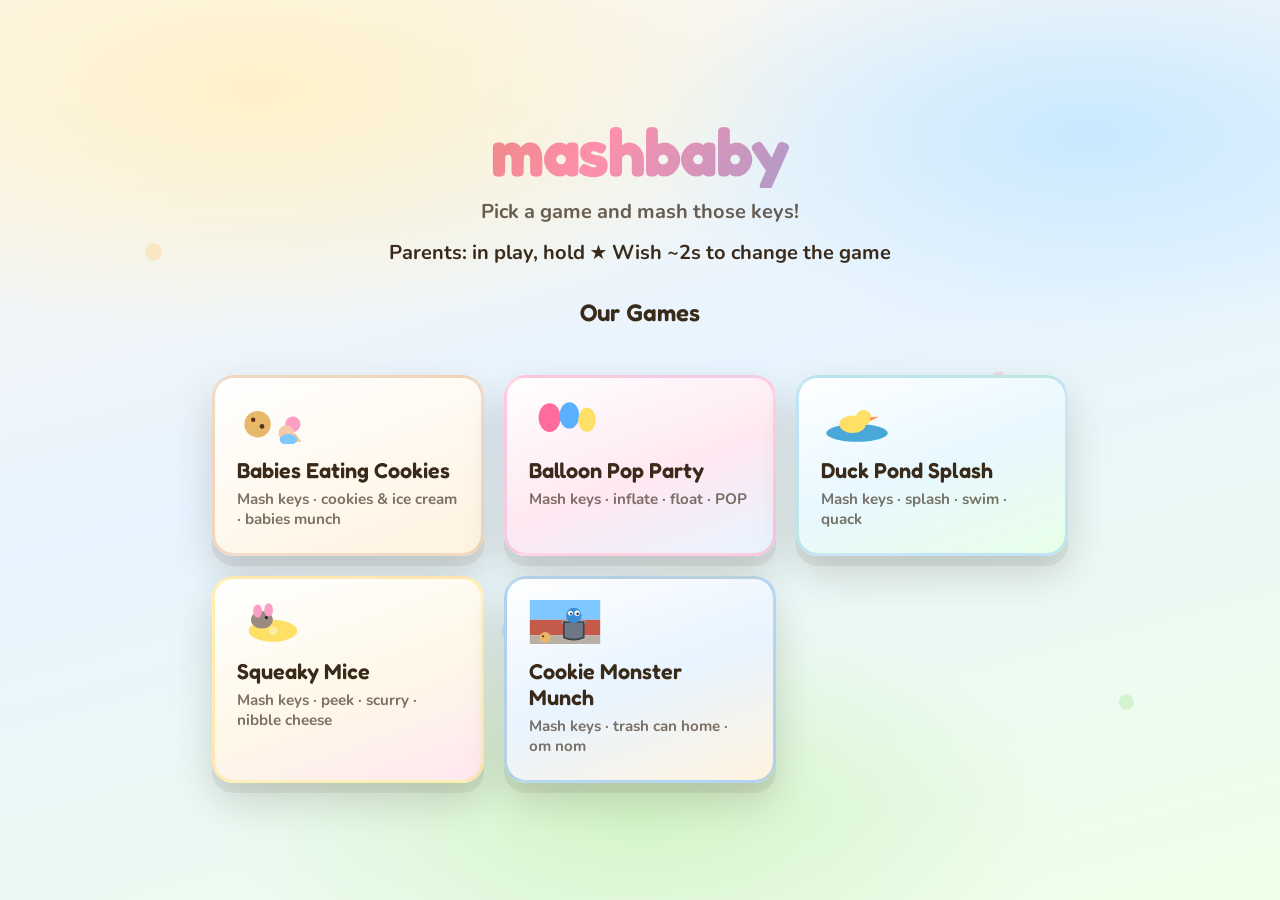
<file: index.html>
<!DOCTYPE html>
<html lang="en">
<head>
  <meta charset="UTF-8" />
  <meta name="viewport" content="width=device-width, initial-scale=1.0" />
  <title>mashbaby</title>
  <link rel="preconnect" href="https://fonts.googleapis.com" />
  <link rel="preconnect" href="https://fonts.gstatic.com" crossorigin />
  <link href="https://fonts.googleapis.com/css2?family=Nunito:wght@700;800;900&family=Fredoka:wght@500;600;700&display=swap" rel="stylesheet" />
  <link rel="stylesheet" href="styles.css" />
</head>
<body class="dashboard">
  <div class="dash-bg" aria-hidden="true"></div>
  <main class="dash-main">
    <header class="dash-header">
      <h1 class="brand">mashbaby</h1>
      <p class="tagline">Pick a game and mash those keys!</p>
      <p class="tagline tagline--studio">Parents: in play, hold ★ Wish ~2s to change the game</p>
    </header>
    <section id="our-games" class="our-games" hidden>
      <h2 class="our-games__title">Our Games</h2>
      <nav class="game-grid our-games__grid" id="our-games-grid" aria-label="Our saved games"></nav>
    </section>
    <nav class="game-grid" aria-label="Games">
      <a class="game-btn game-btn--cookies" href="engine/play.html?spec=../specs/babies-eating-cookies.json">
        <span class="game-btn__art" aria-hidden="true">
          <svg viewBox="0 0 64 40" width="72" height="44" aria-hidden="true">
            <circle cx="18" cy="22" r="12" fill="#e8b86a"/>
            <circle cx="14" cy="18" r="2" fill="#5a3018"/>
            <circle cx="22" cy="24" r="2.2" fill="#5a3018"/>
            <path d="M52 30 L46 38 L58 38 Z" fill="#f2c78a"/>
            <circle cx="50" cy="22" r="7" fill="#ff9ec5"/>
            <circle cx="44" cy="30" r="7" fill="#f7c9a8"/>
            <ellipse cx="46" cy="36" rx="8" ry="5" fill="#7ec8ff"/>
          </svg>
        </span>
        <span class="game-btn__title">Babies Eating Cookies</span>
        <span class="game-btn__hint">Mash keys · cookies & ice cream · babies munch</span>
      </a>
      <a class="game-btn game-btn--balloons" href="engine/play.html?spec=../specs/balloon-pop-party.json">
        <span class="game-btn__art" aria-hidden="true">
          <svg viewBox="0 0 64 40" width="72" height="44" aria-hidden="true">
            <ellipse cx="18" cy="16" rx="10" ry="13" fill="#ff6b9d"/>
            <ellipse cx="36" cy="14" rx="9" ry="12" fill="#5ab0ff"/>
            <ellipse cx="52" cy="18" rx="8" ry="11" fill="#ffe066"/>
          </svg>
        </span>
        <span class="game-btn__title">Balloon Pop Party</span>
        <span class="game-btn__hint">Mash keys · inflate · float · POP</span>
      </a>
      <a class="game-btn game-btn--ducks" href="engine/play.html?spec=../specs/duck-pond-splash.json">
        <span class="game-btn__art" aria-hidden="true">
          <svg viewBox="0 0 64 40" width="72" height="44" aria-hidden="true">
            <ellipse cx="32" cy="30" rx="28" ry="8" fill="#4aa8d8"/>
            <ellipse cx="28" cy="22" rx="12" ry="8" fill="#ffe066"/>
            <circle cx="38" cy="16" r="7" fill="#ffe066"/>
            <path d="M44 16 L52 15 L44 19 Z" fill="#ff8a3a"/>
          </svg>
        </span>
        <span class="game-btn__title">Duck Pond Splash</span>
        <span class="game-btn__hint">Mash keys · splash · swim · quack</span>
      </a>
      <a class="game-btn game-btn--mice" href="engine/play.html?spec=../specs/squeaky-mice.json">
        <span class="game-btn__art" aria-hidden="true">
          <svg viewBox="0 0 64 40" width="72" height="44" aria-hidden="true">
            <ellipse cx="32" cy="28" rx="22" ry="10" fill="#ffe066"/>
            <circle cx="32" cy="28" r="4" fill="#fff6c8" opacity="0.6"/>
            <ellipse cx="22" cy="18" rx="10" ry="8" fill="#9a8a82"/>
            <circle cx="26" cy="16" r="1.5" fill="#2a2a2a"/>
            <ellipse cx="18" cy="10" rx="4" ry="6" fill="#ff9ec5"/>
            <ellipse cx="28" cy="9" rx="4" ry="6" fill="#ff9ec5"/>
          </svg>
        </span>
        <span class="game-btn__title">Squeaky Mice</span>
        <span class="game-btn__hint">Mash keys · peek · scurry · nibble cheese</span>
      </a>
      <a class="game-btn game-btn--monster" href="engine/play.html?spec=../specs/cookie-monster-munch.json">
        <span class="game-btn__art" aria-hidden="true">
          <svg viewBox="0 0 64 40" width="72" height="44" aria-hidden="true">
            <rect x="0" y="0" width="64" height="18" fill="#7ec8ff"/>
            <rect x="0" y="18" width="64" height="14" fill="#c45a4a"/>
            <rect x="0" y="32" width="64" height="8" fill="#b8b0a4"/>
            <ellipse cx="40" cy="20" rx="11" ry="4" fill="#9aa3ad"/>
            <path d="M31 20 L31 34 Q40 38 49 34 L49 20 Z" fill="#6e7884" stroke="#3a424a" stroke-width="1.5"/>
            <circle cx="40" cy="14" r="7" fill="#3a8fd4"/>
            <circle cx="37" cy="12" r="2.2" fill="#fff"/>
            <circle cx="43" cy="12" r="2.4" fill="#fff"/>
            <circle cx="37.5" cy="12.5" r="1" fill="#2a2a2a"/>
            <circle cx="43.5" cy="12.5" r="1.1" fill="#2a2a2a"/>
            <circle cx="14" cy="34" r="5" fill="#e8b86a"/>
            <circle cx="12" cy="33" r="1" fill="#5a3018"/>
          </svg>
        </span>
        <span class="game-btn__title">Cookie Monster Munch</span>
        <span class="game-btn__hint">Mash keys · trash can home · om nom</span>
      </a>
    </nav>
  </main>
  <script>
    (function () {
      "use strict";

      var SAVED_GAMES_KEY = "mash:savedGames";
      var REMOVE_HOLD_MS = 1000;

      function readSaved() {
        try {
          var raw = localStorage.getItem(SAVED_GAMES_KEY);
          var list = raw ? JSON.parse(raw) : [];
          return Array.isArray(list) ? list : [];
        } catch (_) {
          return [];
        }
      }

      function writeSaved(list) {
        try {
          localStorage.setItem(SAVED_GAMES_KEY, JSON.stringify(list));
        } catch (_) {
          /* ignore */
        }
      }

      function relativeDate(ts) {
        var days = Math.floor((Date.now() - ts) / 86400000);
        if (days < 1) return "made today";
        if (days === 1) return "made yesterday";
        return "made " + days + " days ago";
      }

      function renderShelf() {
        var section = document.getElementById("our-games");
        var grid = document.getElementById("our-games-grid");
        if (!section || !grid) return;
        var games = readSaved();
        grid.innerHTML = "";
        if (!games.length) {
          section.hidden = true;
          return;
        }
        section.hidden = false;
        games.forEach(function (game) {
          var tile = document.createElement("a");
          tile.className = "game-btn game-btn--saved";
          tile.href = "/g/" + encodeURIComponent(game.slug);
          tile.innerHTML =
            '<span class="game-btn__art saved-game__art" aria-hidden="true">★</span>' +
            '<span class="game-btn__title"></span>' +
            '<span class="game-btn__hint saved-game__when"></span>';
          tile.querySelector(".game-btn__title").textContent = game.title || "Our game";
          tile.querySelector(".saved-game__when").textContent = relativeDate(game.savedAt || Date.now());

          var removeBtn = document.createElement("button");
          removeBtn.type = "button";
          removeBtn.className = "saved-game__remove";
          removeBtn.setAttribute("aria-label", "Hold about a second to remove from shelf");
          removeBtn.textContent = "×";

          var holdStart = null;
          var holdRaf = null;

          function cancelHold() {
            holdStart = null;
            if (holdRaf != null) {
              cancelAnimationFrame(holdRaf);
              holdRaf = null;
            }
            removeBtn.classList.remove("is-holding", "is-ready");
          }

          removeBtn.addEventListener("pointerdown", function (e) {
            e.preventDefault();
            e.stopPropagation();
            if (e.pointerId != null && removeBtn.setPointerCapture) {
              try {
                removeBtn.setPointerCapture(e.pointerId);
              } catch (_) {
                /* ignore */
              }
            }
            if (holdStart != null) return;
            holdStart = performance.now();
            removeBtn.classList.add("is-holding");
            var tick = function () {
              if (holdStart == null) return;
              var t = (performance.now() - holdStart) / REMOVE_HOLD_MS;
              if (t >= 1) {
                holdStart = null;
                holdRaf = null;
                removeBtn.classList.remove("is-holding");
                removeBtn.classList.add("is-ready");
                var next = readSaved().filter(function (item) {
                  return item.slug !== game.slug;
                });
                writeSaved(next);
                renderShelf();
                return;
              }
              holdRaf = requestAnimationFrame(tick);
            };
            holdRaf = requestAnimationFrame(tick);
          });

          removeBtn.addEventListener("pointerup", function (e) {
            e.stopPropagation();
            cancelHold();
          });
          removeBtn.addEventListener("pointercancel", cancelHold);
          removeBtn.addEventListener("lostpointercapture", cancelHold);
          removeBtn.addEventListener("click", function (e) {
            e.preventDefault();
            e.stopPropagation();
          });

          tile.appendChild(removeBtn);
          grid.appendChild(tile);
        });
      }

      renderShelf();
    })();
  </script>
</body>
</html>
</file>
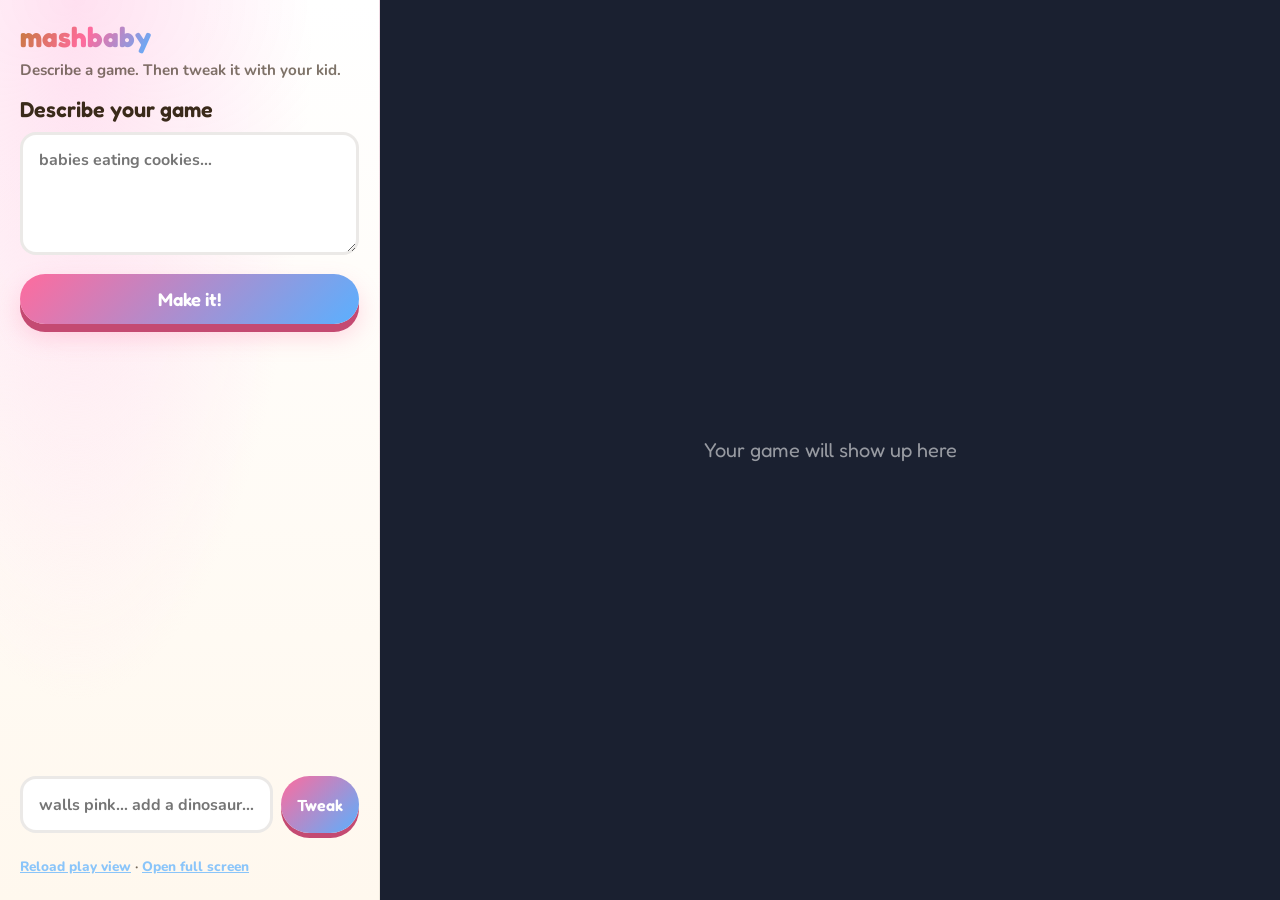
<file: studio/index.html>
<!DOCTYPE html>
<html lang="en">
<head>
  <meta charset="UTF-8" />
  <meta name="viewport" content="width=device-width, initial-scale=1.0" />
  <title>Describe your game · mashbaby</title>
  <link rel="preconnect" href="https://fonts.googleapis.com" />
  <link rel="preconnect" href="https://fonts.gstatic.com" crossorigin />
  <link href="https://fonts.googleapis.com/css2?family=Fredoka:wght@500;600;700&family=Nunito:wght@700;800&display=swap" rel="stylesheet" />
  <link rel="stylesheet" href="/studio/studio.css" />
</head>
<body>
  <div class="studio">
    <aside class="panel">
      <header class="panel__header">
        <a class="logo" href="/">mashbaby</a>
        <p class="panel__sub">Describe a game. Then tweak it with your kid.</p>
      </header>

      <div id="landing" class="landing">
        <label class="prompt-label" for="prompt">Describe your game</label>
        <textarea id="prompt" class="prompt" rows="4" placeholder="babies eating cookies…"></textarea>
        <button id="create-btn" class="btn" type="button">Make it!</button>
      </div>

      <div id="chat" class="chat" hidden>
        <div id="messages" class="messages" aria-live="polite"></div>
        <form id="tweak-form" class="tweak-form">
          <input id="tweak" class="tweak-input" type="text" placeholder="walls pink… add a dinosaur… birds flying…" autocomplete="off" />
          <button class="btn btn--small" type="submit">Tweak</button>
        </form>
        <p id="usage" class="usage"></p>
        <p class="hint-row">
          <button id="replay-btn" class="linkish" type="button">Reload play view</button>
          ·
          <a id="play-link" href="#" target="_blank" rel="noopener">Open full screen</a>
        </p>
      </div>
    </aside>

    <section class="stage-wrap">
      <div id="empty-stage" class="empty-stage">
        <p>Your game will show up here</p>
      </div>
      <iframe id="play-frame" class="play-frame" title="Game preview" hidden></iframe>
    </section>
  </div>
  <script src="/studio/studio.js"></script>
</body>
</html>
</file>
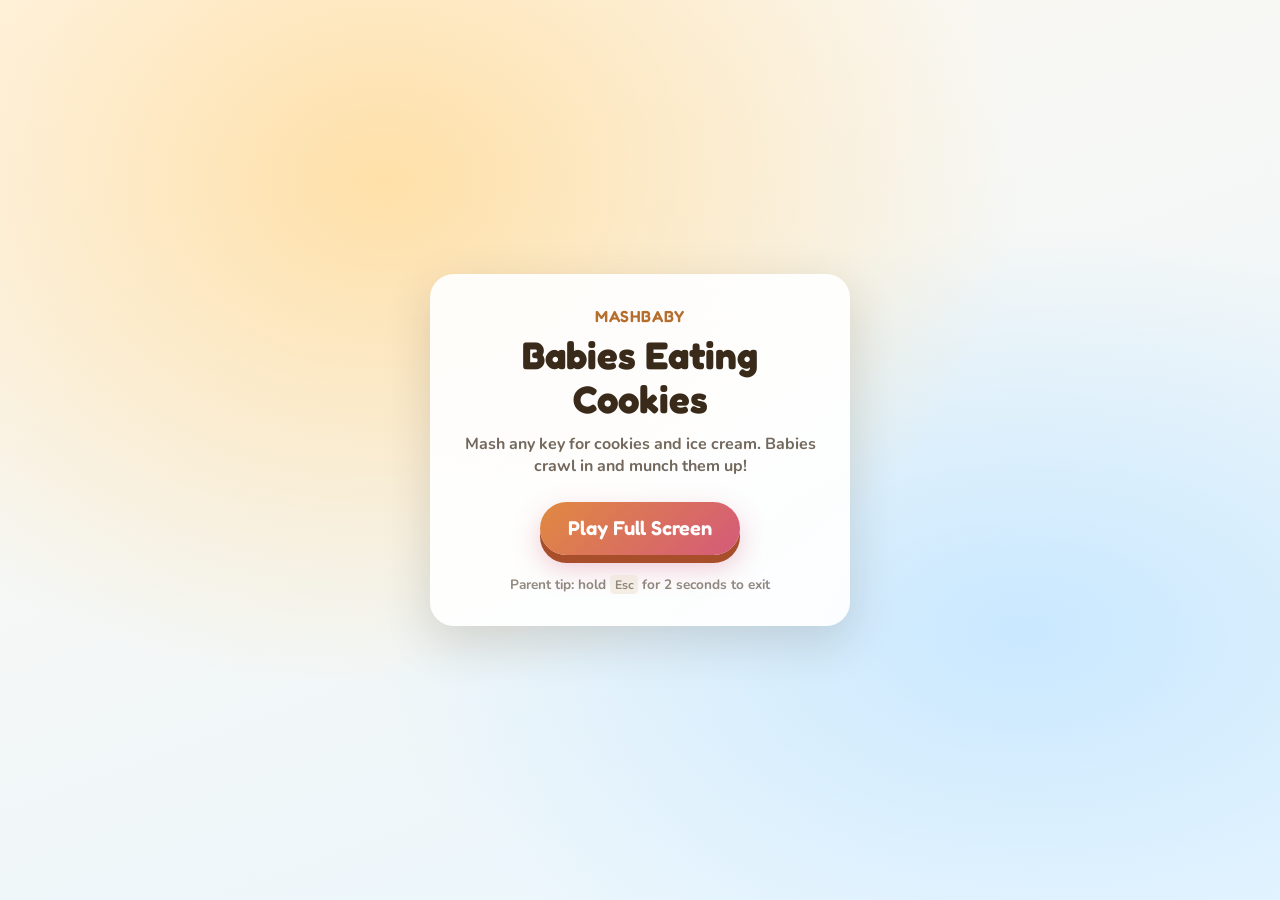
<file: games/babies-eating-cookies/index.html>
<!DOCTYPE html>
<html lang="en">
<head>
  <meta charset="UTF-8" />
  <meta name="viewport" content="width=device-width, initial-scale=1.0, maximum-scale=1.0, user-scalable=no" />
  <title>Babies Eating Cookies · mashbaby</title>
  <link rel="preconnect" href="https://fonts.googleapis.com" />
  <link rel="preconnect" href="https://fonts.gstatic.com" crossorigin />
  <link href="https://fonts.googleapis.com/css2?family=Fredoka:wght@500;600;700&family=Nunito:wght@700;800&display=swap" rel="stylesheet" />
  <link rel="stylesheet" href="game.css" />
</head>
<body>
  <div id="start-gate" class="gate">
    <div class="gate__card">
      <p class="gate__brand">mashbaby</p>
      <h1 class="gate__title">Babies Eating Cookies</h1>
      <p class="gate__copy">Mash any key for cookies and ice cream. Babies crawl in and munch them up!</p>
      <button id="start-btn" class="gate__btn" type="button">Play Full Screen</button>
      <p class="gate__parent">Parent tip: hold <kbd>Esc</kbd> for 2 seconds to exit</p>
    </div>
  </div>

  <div id="game-root" class="game" hidden>
    <div class="walls" aria-hidden="true"></div>
    <div class="kitchen" aria-hidden="true">
      <div class="shelf"></div>
      <div class="oven">
        <div class="oven__window"></div>
        <div class="oven__knob oven__knob--l"></div>
        <div class="oven__knob oven__knob--r"></div>
        <div class="oven__handle"></div>
      </div>
      <div class="freezer">
        <div class="freezer__door"></div>
        <div class="freezer__handle"></div>
        <div class="freezer__label">ICE</div>
      </div>
      <div class="floor"></div>
      <div class="pan" id="cookie-pan"></div>
    </div>

    <div id="stage" class="stage" aria-live="polite"></div>

    <div class="hud">
      <p class="hud__hint" id="hint">Mash any key!</p>
      <button id="exit-btn" class="hud__exit" type="button" title="Hold Esc to exit">Exit</button>
    </div>
  </div>

  <script src="sounds.js"></script>
  <script src="game.js"></script>
</body>
</html>
</file>
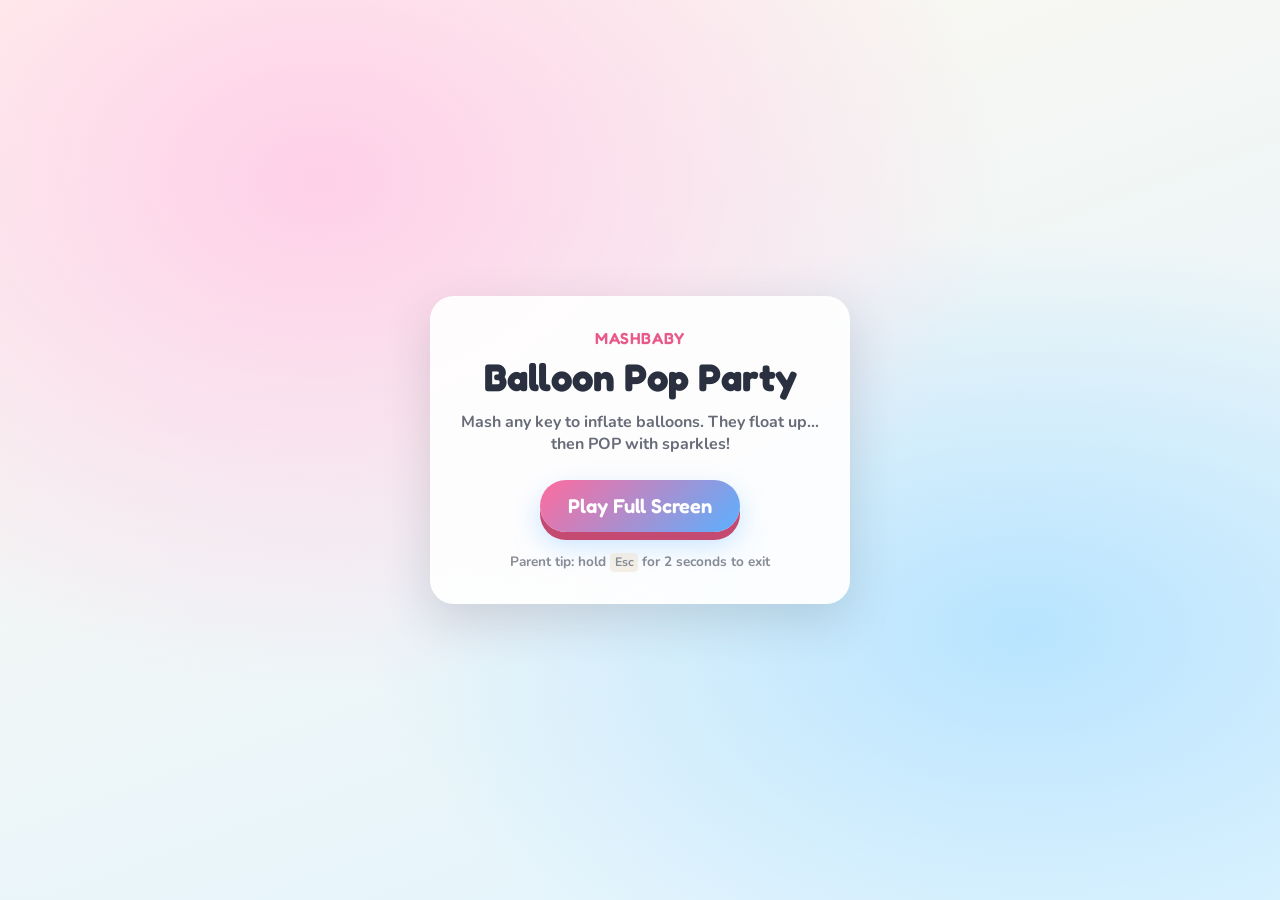
<file: games/balloon-pop-party/index.html>
<!DOCTYPE html>
<html lang="en">
<head>
  <meta charset="UTF-8" />
  <meta name="viewport" content="width=device-width, initial-scale=1.0, maximum-scale=1.0, user-scalable=no" />
  <title>Balloon Pop Party · mashbaby</title>
  <link rel="preconnect" href="https://fonts.googleapis.com" />
  <link rel="preconnect" href="https://fonts.gstatic.com" crossorigin />
  <link href="https://fonts.googleapis.com/css2?family=Fredoka:wght@500;600;700&family=Nunito:wght@700;800&display=swap" rel="stylesheet" />
  <link rel="stylesheet" href="game.css" />
</head>
<body>
  <div id="start-gate" class="gate">
    <div class="gate__card">
      <p class="gate__brand">mashbaby</p>
      <h1 class="gate__title">Balloon Pop Party</h1>
      <p class="gate__copy">Mash any key to inflate balloons. They float up… then POP with sparkles!</p>
      <button id="start-btn" class="gate__btn" type="button">Play Full Screen</button>
      <p class="gate__parent">Parent tip: hold <kbd>Esc</kbd> for 2 seconds to exit</p>
    </div>
  </div>

  <div id="game-root" class="game" hidden>
    <div class="sky" aria-hidden="true">
      <div class="cloud cloud--1"></div>
      <div class="cloud cloud--2"></div>
      <div class="cloud cloud--3"></div>
      <div class="sun"></div>
    </div>
    <div class="grass" aria-hidden="true"></div>
    <div id="stage" class="stage" aria-live="polite"></div>
    <div class="hud">
      <p class="hud__hint" id="hint">Mash any key!</p>
      <button id="exit-btn" class="hud__exit" type="button" title="Hold Esc to exit">Exit</button>
    </div>
  </div>

  <script src="sounds.js"></script>
  <script src="game.js"></script>
</body>
</html>
</file>
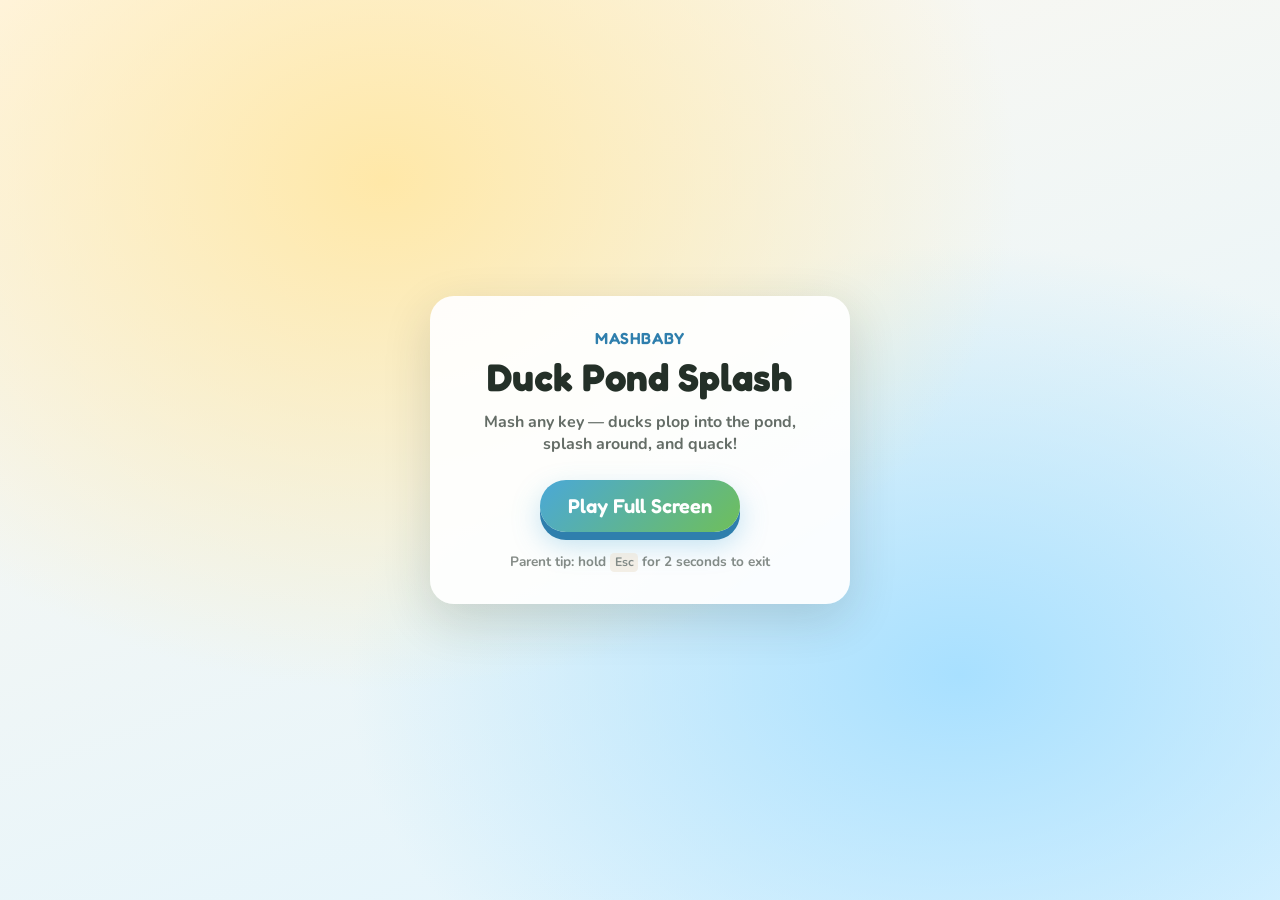
<file: games/duck-pond-splash/index.html>
<!DOCTYPE html>
<html lang="en">
<head>
  <meta charset="UTF-8" />
  <meta name="viewport" content="width=device-width, initial-scale=1.0, maximum-scale=1.0, user-scalable=no" />
  <title>Duck Pond Splash · mashbaby</title>
  <link rel="preconnect" href="https://fonts.googleapis.com" />
  <link rel="preconnect" href="https://fonts.gstatic.com" crossorigin />
  <link href="https://fonts.googleapis.com/css2?family=Fredoka:wght@500;600;700&family=Nunito:wght@700;800&display=swap" rel="stylesheet" />
  <link rel="stylesheet" href="game.css" />
</head>
<body>
  <div id="start-gate" class="gate">
    <div class="gate__card">
      <p class="gate__brand">mashbaby</p>
      <h1 class="gate__title">Duck Pond Splash</h1>
      <p class="gate__copy">Mash any key — ducks plop into the pond, splash around, and quack!</p>
      <button id="start-btn" class="gate__btn" type="button">Play Full Screen</button>
      <p class="gate__parent">Parent tip: hold <kbd>Esc</kbd> for 2 seconds to exit</p>
    </div>
  </div>

  <div id="game-root" class="game" hidden>
    <div class="sky" aria-hidden="true">
      <div class="sun"></div>
      <div class="cloud cloud--1"></div>
      <div class="cloud cloud--2"></div>
    </div>
    <div class="bank bank--back" aria-hidden="true"></div>
    <div class="pond" id="pond" aria-hidden="true">
      <div class="lily lily--1"></div>
      <div class="lily lily--2"></div>
      <div class="lily lily--3"></div>
      <div class="reed reed--1"></div>
      <div class="reed reed--2"></div>
      <div class="reed reed--3"></div>
    </div>
    <div class="bank bank--front" aria-hidden="true"></div>
    <div id="stage" class="stage" aria-live="polite"></div>
    <div class="hud">
      <p class="hud__hint" id="hint">Mash any key!</p>
      <button id="exit-btn" class="hud__exit" type="button" title="Hold Esc to exit">Exit</button>
    </div>
  </div>

  <script src="sounds.js"></script>
  <script src="game.js"></script>
</body>
</html>
</file>
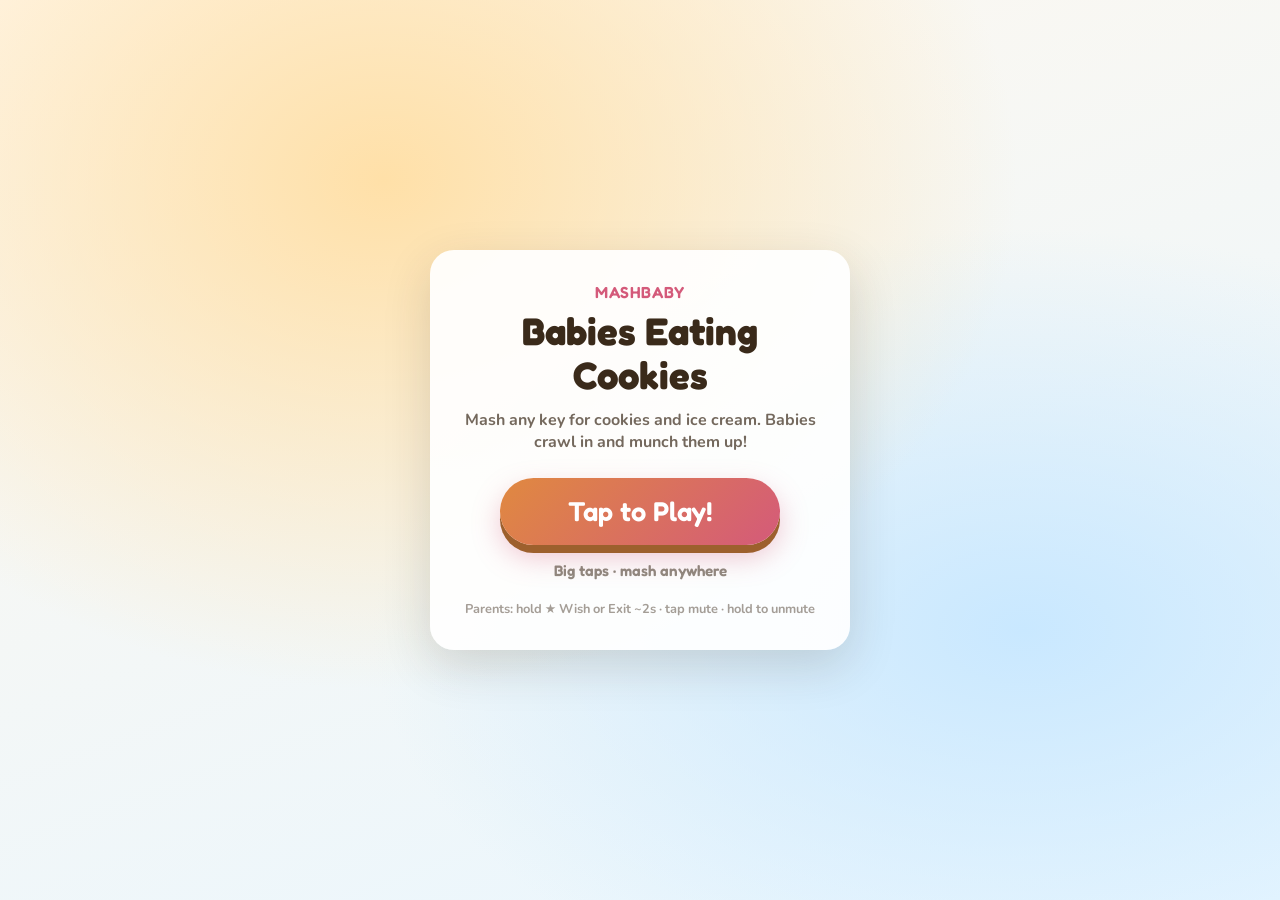
<file: engine/play.html>
<!DOCTYPE html>
<html lang="en">
<head>
  <meta charset="UTF-8" />
  <meta name="viewport" content="width=device-width, initial-scale=1.0, maximum-scale=1.0, user-scalable=no, viewport-fit=cover" />
  <meta name="mobile-web-app-capable" content="yes" />
  <meta name="apple-mobile-web-app-capable" content="yes" />
  <meta name="apple-mobile-web-app-status-bar-style" content="black-translucent" />
  <title>Play · mashbaby</title>
  <base href="/engine/" />
  <link rel="preconnect" href="https://fonts.googleapis.com" />
  <link rel="preconnect" href="https://fonts.gstatic.com" crossorigin />
  <link href="https://fonts.googleapis.com/css2?family=Fredoka:wght@500;600;700&family=Nunito:wght@700;800&display=swap" rel="stylesheet" />
  <link rel="stylesheet" href="styles.css" />
</head>
<body>
  <div id="app"></div>
  <script src="sounds.js"></script>
  <script src="motion.js"></script>
  <script src="parts.js"></script>
  <script src="entities.js"></script>
  <script src="scene.js"></script>
  <script src="spawn.js"></script>
  <script src="ambient.js"></script>
  <script src="customize.js"></script>
  <script src="wishes.js"></script>
  <script src="validate.js"></script>
  <script src="runtime.js"></script>
  <script>
    // Crash-proof: boot always sanitizes / falls back to a playable game.
    MashBoot.bootFromQuery(document.getElementById("app")).catch(function () {
      var mount = document.getElementById("app");
      var rt = new MashRuntime({
        spec: MashValidate.sanitize(MashValidate.FALLBACK_SPEC),
        mount: mount,
        onExit: function () {
          if (window.parent !== window) {
            window.parent.postMessage({ type: "mash:exit" }, "*");
          } else {
            window.location.href = "../index.html";
          }
        },
      });
      rt.mountUI();
      window.mashRuntime = rt;
    });
  </script>
</body>
</html>
</file>
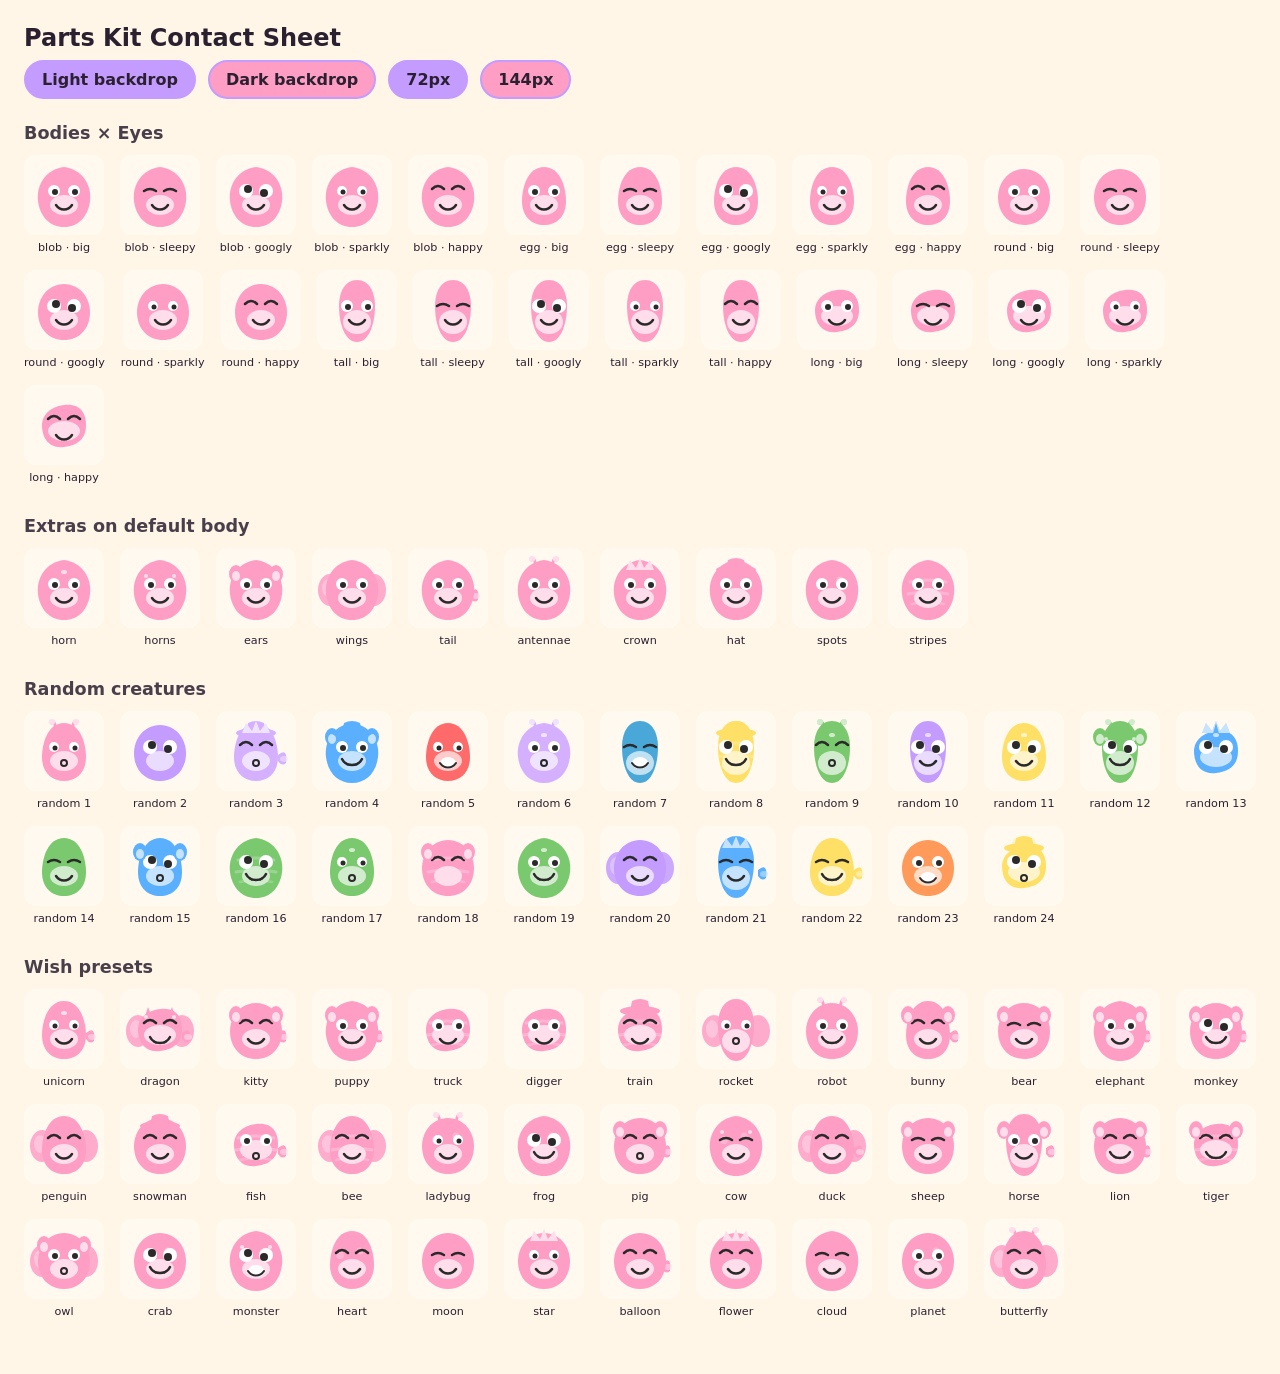
<file: tools/contact-sheet.html>
<!DOCTYPE html>
<html lang="en">
<head>
  <meta charset="UTF-8" />
  <meta name="viewport" content="width=device-width, initial-scale=1.0" />
  <title>Parts Kit Contact Sheet · mashbaby</title>
  <style>
    * { box-sizing: border-box; }
    body {
      margin: 0;
      font-family: "Nunito", "Fredoka", system-ui, sans-serif;
      background: var(--bg, #fff6e8);
      color: #2a2030;
      padding: 1.5rem;
      transition: background 0.2s;
    }
    body.dark { --bg: #1a1440; color: #ffe0f0; }
    h1 { font-size: 1.5rem; margin: 0 0 0.5rem; }
    .controls { display: flex; gap: 0.75rem; flex-wrap: wrap; margin-bottom: 1.5rem; }
    button {
      font: inherit;
      font-weight: 700;
      padding: 0.5rem 1rem;
      border: 2px solid #c49bff;
      border-radius: 999px;
      background: #ff9ec5;
      color: #2a2030;
      cursor: pointer;
    }
    body.dark button { background: #3a2a6a; color: #ffe0f0; border-color: #c49bff; }
    button.active { background: #c49bff; }
    section { margin-bottom: 2rem; }
    h2 { font-size: 1.1rem; margin: 0 0 0.75rem; opacity: 0.85; }
    .grid {
      display: flex;
      flex-wrap: wrap;
      gap: 1rem;
    }
    .cell {
      display: flex;
      flex-direction: column;
      align-items: center;
      gap: 0.35rem;
    }
    .cell span {
      font-size: 0.7rem;
      text-align: center;
      max-width: 90px;
      line-height: 1.2;
    }
    .cell .svg-wrap {
      display: flex;
      align-items: center;
      justify-content: center;
      border-radius: 12px;
      background: rgba(255, 255, 255, 0.35);
      padding: 4px;
    }
    body.dark .cell .svg-wrap { background: rgba(0, 0, 0, 0.25); }
    .cell .svg-wrap svg { display: block; width: var(--sz, 72px); height: var(--sz, 72px); }
  </style>
</head>
<body>
  <h1>Parts Kit Contact Sheet</h1>
  <div class="controls">
    <button id="btn-light" class="active" type="button">Light backdrop</button>
    <button id="btn-dark" type="button">Dark backdrop</button>
    <button id="btn-72" class="active" type="button">72px</button>
    <button id="btn-144" type="button">144px</button>
  </div>
  <section id="sec-bodies"></section>
  <section id="sec-extras"></section>
  <section id="sec-random"></section>
  <section id="sec-presets"></section>
  <script src="../engine/parts.js"></script>
  <script>
    var PRESETS = {
      unicorn: { body: "egg", eyes: "sparkly", mouth: "smile", extras: ["horn", "tail"] },
      dragon: { body: "long", eyes: "happy", mouth: "grin", extras: ["wings", "tail", "horns"] },
      kitty: { body: "round", eyes: "happy", mouth: "smile", extras: ["ears", "tail"] },
      puppy: { body: "blob", eyes: "big", mouth: "grin", extras: ["ears", "tail"] },
      truck: { body: "long", eyes: "big", mouth: "smile", extras: ["stripes"] },
      digger: { body: "long", eyes: "big", mouth: "smile", extras: ["stripes"] },
      train: { body: "long", eyes: "happy", mouth: "smile", extras: ["stripes", "hat"] },
      rocket: { body: "tall", eyes: "sparkly", mouth: "tiny-o", extras: ["wings"] },
      robot: { body: "round", eyes: "big", mouth: "grin", extras: ["antennae"] },
      bunny: { body: "egg", eyes: "happy", mouth: "smile", extras: ["ears", "tail"] },
      bear: { body: "round", eyes: "sleepy", mouth: "smile", extras: ["ears"] },
      elephant: { body: "blob", eyes: "big", mouth: "smile", extras: ["ears", "tail"] },
      monkey: { body: "round", eyes: "googly", mouth: "grin", extras: ["ears", "tail"] },
      penguin: { body: "egg", eyes: "happy", mouth: "smile", extras: ["wings"] },
      snowman: { body: "round", eyes: "happy", mouth: "smile", extras: ["hat"] },
      fish: { body: "long", eyes: "big", mouth: "tiny-o", extras: ["tail", "stripes"] },
      bee: { body: "egg", eyes: "happy", mouth: "smile", extras: ["wings", "stripes"] },
      ladybug: { body: "round", eyes: "sparkly", mouth: "smile", extras: ["spots", "antennae"] },
      frog: { body: "blob", eyes: "googly", mouth: "grin", extras: ["spots"] },
      pig: { body: "round", eyes: "happy", mouth: "tiny-o", extras: ["ears", "tail"] },
      cow: { body: "blob", eyes: "sleepy", mouth: "smile", extras: ["spots", "horns"] },
      duck: { body: "egg", eyes: "happy", mouth: "smile", extras: ["wings", "tail"] },
      sheep: { body: "round", eyes: "sleepy", mouth: "smile", extras: ["ears"] },
      horse: { body: "tall", eyes: "big", mouth: "smile", extras: ["ears", "tail"] },
      lion: { body: "round", eyes: "happy", mouth: "grin", extras: ["ears", "tail"] },
      tiger: { body: "long", eyes: "happy", mouth: "grin", extras: ["stripes", "ears"] },
      owl: { body: "round", eyes: "big", mouth: "tiny-o", extras: ["ears", "wings"] },
      crab: { body: "round", eyes: "googly", mouth: "grin", extras: ["spots"] },
      monster: { body: "blob", eyes: "googly", mouth: "open-munch", extras: ["horns"] },
      heart: { body: "egg", eyes: "happy", mouth: "smile", extras: ["spots"] },
      moon: { body: "round", eyes: "sleepy", mouth: "smile", extras: [] },
      star: { body: "round", eyes: "sparkly", mouth: "smile", extras: ["crown"] },
      balloon: { body: "round", eyes: "happy", mouth: "smile", extras: ["tail"] },
      flower: { body: "round", eyes: "happy", mouth: "smile", extras: ["crown"] },
      cloud: { body: "blob", eyes: "sleepy", mouth: "smile", extras: [] },
      planet: { body: "round", eyes: "big", mouth: "smile", extras: ["spots"] },
      butterfly: { body: "egg", eyes: "happy", mouth: "smile", extras: ["wings", "antennae"] },
    };

    var COLORS = ["#ff9ec5", "#c49bff", "#5ab0ff", "#ffe066", "#7bc96f", "#ff9a5a", "#ff6b6b", "#4aa8d8", "#d4b0ff"];

    function cell(label, parts) {
      var html = MashParts.render(Object.assign({ color: "#ff9ec5" }, parts));
      return '<div class="cell"><div class="svg-wrap">' + html + '</div><span>' + label + '</span></div>';
    }

    function section(el, title, cells) {
      el.innerHTML = '<h2>' + title + '</h2><div class="grid">' + cells.join("") + '</div>';
    }

    function randomParts() {
      var v = MashParts.vocab;
      var bodies = v.bodies || ["blob"];
      var eyes = v.eyes || ["big"];
      var mouths = v.mouths || ["smile"];
      var extras = v.extras || [];
      var pick = function (arr) { return arr[Math.floor(Math.random() * arr.length)]; };
      var ex = [];
      var n = Math.floor(Math.random() * 4);
      for (var i = 0; i < n; i++) ex.push(pick(extras));
      return {
        body: pick(bodies),
        eyes: pick(eyes),
        mouth: pick(mouths),
        color: pick(COLORS),
        extras: ex.slice(0, 3),
      };
    }

    function renderAll() {
      var v = MashParts.vocab;
      var bodies = v.bodies || ["blob"];
      var eyes = v.eyes || ["big"];
      var extras = v.extras || [];

      var bodyCells = [];
      bodies.forEach(function (b) {
        eyes.forEach(function (e) {
          bodyCells.push(cell(b + " · " + e, { body: b, eyes: e, mouth: "smile" }));
        });
      });
      section(document.getElementById("sec-bodies"), "Bodies × Eyes", bodyCells);

      var extraCells = extras.map(function (ex) {
        return cell(ex, { body: "blob", eyes: "big", mouth: "smile", extras: [ex] });
      });
      section(document.getElementById("sec-extras"), "Extras on default body", extraCells);

      var randCells = [];
      for (var r = 0; r < 24; r++) {
        var rp = randomParts();
        randCells.push(cell("random " + (r + 1), rp));
      }
      section(document.getElementById("sec-random"), "Random creatures", randCells);

      var presetCells = Object.keys(PRESETS).map(function (name) {
        return cell(name, PRESETS[name]);
      });
      section(document.getElementById("sec-presets"), "Wish presets", presetCells);
    }

    document.getElementById("btn-light").onclick = function () {
      document.body.classList.remove("dark");
      document.getElementById("btn-light").classList.add("active");
      document.getElementById("btn-dark").classList.remove("active");
    };
    document.getElementById("btn-dark").onclick = function () {
      document.body.classList.add("dark");
      document.getElementById("btn-dark").classList.add("active");
      document.getElementById("btn-light").classList.remove("active");
    };
    document.getElementById("btn-72").onclick = function () {
      document.documentElement.style.setProperty("--sz", "72px");
      document.getElementById("btn-72").classList.add("active");
      document.getElementById("btn-144").classList.remove("active");
    };
    document.getElementById("btn-144").onclick = function () {
      document.documentElement.style.setProperty("--sz", "144px");
      document.getElementById("btn-144").classList.add("active");
      document.getElementById("btn-72").classList.remove("active");
    };

    MashParts.load("../engine/banks/parts.json").then(renderAll);
  </script>
</body>
</html>
</file>
<file: styles.css>
:root {
  --cream: #fff6e8;
  --butter: #ffe4b0;
  --cookie: #c47a3a;
  --cookie-dark: #8b4a1f;
  --sky: #7ec8ff;
  --sky-deep: #4aa8ef;
  --grass: #7bc96f;
  --blush: #ff8fab;
  --ink: #3a2a1a;
  --card: #ffffff;
  --shadow: rgba(58, 42, 26, 0.18);
}

*,
*::before,
*::after {
  box-sizing: border-box;
}

html,
body {
  margin: 0;
  min-height: 100%;
  height: 100%;
}

body.dashboard {
  font-family: "Nunito", system-ui, sans-serif;
  color: var(--ink);
  overflow-x: hidden;
}

.dash-bg {
  position: fixed;
  inset: 0;
  z-index: -1;
  background:
    radial-gradient(ellipse 80% 50% at 20% 10%, #fff1c9 0%, transparent 55%),
    radial-gradient(ellipse 70% 45% at 85% 15%, #c9e9ff 0%, transparent 50%),
    radial-gradient(ellipse 60% 40% at 50% 90%, #d4f5c8 0%, transparent 55%),
    linear-gradient(165deg, #fff8ee 0%, #e8f4ff 45%, #f0ffe8 100%);
}

.dash-bg::after {
  content: "";
  position: absolute;
  inset: 0;
  background-image:
    radial-gradient(circle at 12% 28%, rgba(255, 200, 120, 0.35) 0 8px, transparent 9px),
    radial-gradient(circle at 78% 42%, rgba(255, 150, 170, 0.3) 0 6px, transparent 7px),
    radial-gradient(circle at 40% 70%, rgba(120, 200, 255, 0.28) 0 10px, transparent 11px),
    radial-gradient(circle at 88% 78%, rgba(140, 220, 120, 0.3) 0 7px, transparent 8px);
  opacity: 0.9;
  pointer-events: none;
}

.dash-main {
  max-width: 920px;
  margin: 0 auto;
  padding: clamp(1.5rem, 5vw, 3rem) clamp(1.25rem, 4vw, 2rem) 3rem;
  min-height: 100%;
  display: flex;
  flex-direction: column;
  justify-content: center;
  gap: 2rem;
}

.dash-header {
  text-align: center;
}

.brand {
  margin: 0;
  font-family: "Fredoka", "Nunito", sans-serif;
  font-weight: 700;
  font-size: clamp(2.6rem, 9vw, 4.2rem);
  letter-spacing: -0.02em;
  line-height: 1.05;
  background: linear-gradient(120deg, var(--cookie) 0%, var(--blush) 45%, var(--sky-deep) 100%);
  -webkit-background-clip: text;
  background-clip: text;
  color: transparent;
  animation: brand-pop 2.8s ease-in-out infinite;
}

.tagline {
  margin: 0.65rem 0 0;
  font-size: clamp(1.05rem, 2.8vw, 1.25rem);
  font-weight: 700;
  opacity: 0.75;
}

.tagline--studio {
  margin-top: 0.85rem;
  opacity: 1;
}

.tagline--studio a {
  color: var(--sky-deep);
  text-decoration: none;
  border-bottom: 2px solid rgba(74, 168, 239, 0.35);
}

.tagline--studio a:hover {
  border-bottom-color: var(--sky-deep);
}

.game-grid {
  display: grid;
  grid-template-columns: repeat(auto-fit, minmax(240px, 1fr));
  gap: 1.25rem;
}

.game-btn {
  display: flex;
  flex-direction: column;
  align-items: flex-start;
  gap: 0.35rem;
  padding: 1.35rem 1.4rem 1.5rem;
  border: 3px solid rgba(58, 42, 26, 0.08);
  border-radius: 1.35rem;
  background: var(--card);
  box-shadow: 0 10px 0 rgba(58, 42, 26, 0.08), 0 18px 40px var(--shadow);
  text-decoration: none;
  color: inherit;
  cursor: pointer;
  transition: transform 0.18s ease, box-shadow 0.18s ease;
  font: inherit;
  text-align: left;
}

.game-btn:hover:not(:disabled),
.game-btn:focus-visible:not(:disabled) {
  transform: translateY(-4px);
  box-shadow: 0 14px 0 rgba(58, 42, 26, 0.08), 0 22px 44px var(--shadow);
  outline: none;
}

.game-btn:active:not(:disabled) {
  transform: translateY(2px);
  box-shadow: 0 6px 0 rgba(58, 42, 26, 0.08), 0 10px 24px var(--shadow);
}

.game-btn--cookies {
  background: linear-gradient(160deg, #fff 0%, #fff3e0 100%);
  border-color: rgba(196, 122, 58, 0.25);
}

.game-btn--balloons {
  background: linear-gradient(160deg, #fff 0%, #ffe8f2 55%, #e8f4ff 100%);
  border-color: rgba(255, 107, 157, 0.28);
}

.game-btn--ducks {
  background: linear-gradient(160deg, #fff 0%, #e8f8ff 50%, #e8ffe8 100%);
  border-color: rgba(74, 168, 216, 0.28);
}

.game-btn--mice {
  background: linear-gradient(160deg, #fff 0%, #fff8e8 55%, #ffe8f0 100%);
  border-color: rgba(255, 224, 102, 0.45);
}

.game-btn--monster {
  background: linear-gradient(160deg, #fff 0%, #e8f4ff 50%, #fff3e0 100%);
  border-color: rgba(58, 143, 212, 0.35);
}

.game-btn__art {
  display: block;
  line-height: 0;
  margin-bottom: 0.5rem;
}

.game-btn__title {
  font-family: "Fredoka", "Nunito", sans-serif;
  font-weight: 600;
  font-size: 1.35rem;
}

.game-btn__hint {
  font-size: 0.95rem;
  font-weight: 700;
  opacity: 0.65;
}

.our-games {
  display: flex;
  flex-direction: column;
  gap: 1rem;
}

.our-games__title {
  margin: 0;
  font-family: "Fredoka", "Nunito", sans-serif;
  font-weight: 600;
  font-size: 1.5rem;
  text-align: center;
}

.game-btn--saved {
  position: relative;
  background: linear-gradient(160deg, #fff 0%, #fff0f8 45%, #f0f4ff 100%);
  border-color: rgba(196, 75, 155, 0.22);
}

.saved-game__art {
  font-size: 2.4rem;
  line-height: 1;
  color: #ff6b9d;
}

.saved-game__remove {
  position: absolute;
  top: 0.65rem;
  right: 0.65rem;
  width: 2.25rem;
  height: 2.25rem;
  border: 2px solid rgba(58, 42, 26, 0.12);
  border-radius: 999px;
  background: rgba(255, 255, 255, 0.92);
  color: rgba(58, 42, 26, 0.55);
  font-size: 1.35rem;
  line-height: 1;
  cursor: pointer;
  padding: 0;
  display: flex;
  align-items: center;
  justify-content: center;
  transition: transform 0.15s ease, background 0.15s ease, color 0.15s ease;
}

.saved-game__remove:hover,
.saved-game__remove:focus-visible {
  color: #c45a4a;
  outline: none;
}

.saved-game__remove.is-holding {
  transform: scale(1.08);
  background: #ffe8e8;
  color: #c45a4a;
}

.saved-game__remove.is-ready {
  transform: scale(0.95);
  background: #ffd0d0;
}

@keyframes brand-pop {
  0%,
  100% {
    filter: brightness(1);
    transform: scale(1);
  }
  50% {
    filter: brightness(1.08);
    transform: scale(1.015);
  }
}

@media (prefers-reduced-motion: reduce) {
  .brand,
  .game-btn {
    animation: none;
    transition: none;
  }
}
</file>
<file: studio/studio.css>
:root {
  --ink: #3a2a1a;
  --cream: #fff8ee;
  --card: #ffffff;
  --accent: #ff6b9d;
  --sky: #5ab0ff;
  --shadow: rgba(58, 42, 26, 0.14);
}

*,
*::before,
*::after {
  box-sizing: border-box;
}

html,
body {
  margin: 0;
  height: 100%;
  font-family: "Nunito", system-ui, sans-serif;
  color: var(--ink);
  background: var(--cream);
}

.studio {
  display: grid;
  grid-template-columns: minmax(300px, 380px) 1fr;
  height: 100%;
  min-height: 100vh;
}

.panel {
  display: flex;
  flex-direction: column;
  gap: 1rem;
  padding: 1.25rem 1.25rem 1.5rem;
  background:
    radial-gradient(ellipse at 20% 0%, #ffe0f0 0%, transparent 55%),
    linear-gradient(180deg, #fff 0%, #fff8ee 100%);
  border-right: 1px solid rgba(58, 42, 26, 0.08);
  overflow: auto;
}

.logo {
  font-family: "Fredoka", sans-serif;
  font-weight: 700;
  font-size: 1.75rem;
  text-decoration: none;
  background: linear-gradient(120deg, #c47a3a, #ff6b9d, #5ab0ff);
  -webkit-background-clip: text;
  background-clip: text;
  color: transparent;
}

.panel__sub {
  margin: 0.35rem 0 0;
  font-weight: 700;
  opacity: 0.65;
  font-size: 0.95rem;
}

.prompt-label {
  display: block;
  font-family: "Fredoka", sans-serif;
  font-weight: 600;
  font-size: 1.35rem;
  margin-bottom: 0.65rem;
}

.prompt,
.tweak-input {
  width: 100%;
  font: inherit;
  font-weight: 700;
  border: 3px solid rgba(58, 42, 26, 0.1);
  border-radius: 1rem;
  padding: 0.9rem 1rem;
  background: var(--card);
  color: inherit;
  resize: vertical;
}

.prompt:focus,
.tweak-input:focus {
  outline: none;
  border-color: rgba(90, 176, 255, 0.55);
  box-shadow: 0 0 0 4px rgba(90, 176, 255, 0.15);
}

.btn {
  appearance: none;
  border: none;
  cursor: pointer;
  font: inherit;
  font-family: "Fredoka", sans-serif;
  font-weight: 600;
  font-size: 1.15rem;
  padding: 0.85rem 1.25rem;
  border-radius: 999px;
  color: #fff;
  background: linear-gradient(135deg, var(--accent), var(--sky));
  box-shadow: 0 8px 0 #c44a72, 0 12px 24px rgba(255, 107, 157, 0.28);
  margin-top: 0.85rem;
  width: 100%;
}

.btn:hover {
  transform: translateY(-2px);
}

.btn:active {
  transform: translateY(3px);
  box-shadow: 0 3px 0 #c44a72;
}

.btn:disabled {
  opacity: 0.55;
  cursor: wait;
  transform: none;
}

.btn--small {
  width: auto;
  margin: 0;
  padding: 0.7rem 1rem;
  font-size: 1rem;
  box-shadow: 0 5px 0 #c44a72;
}

.chat {
  display: flex;
  flex-direction: column;
  gap: 0.75rem;
  flex: 1;
  min-height: 0;
}

.messages {
  flex: 1;
  overflow: auto;
  display: flex;
  flex-direction: column;
  gap: 0.65rem;
  padding-right: 0.25rem;
  max-height: 50vh;
}

.bubble {
  padding: 0.75rem 0.9rem;
  border-radius: 1rem;
  font-weight: 700;
  font-size: 0.95rem;
  line-height: 1.35;
  max-width: 95%;
}

.bubble--user {
  align-self: flex-end;
  background: #e8f4ff;
  border: 2px solid rgba(90, 176, 255, 0.25);
}

.bubble--bot {
  align-self: flex-start;
  background: #fff;
  border: 2px solid rgba(58, 42, 26, 0.08);
  box-shadow: 0 6px 16px var(--shadow);
}

.bubble__meta {
  display: block;
  margin-top: 0.35rem;
  font-size: 0.75rem;
  opacity: 0.55;
}

.tweak-form {
  display: flex;
  gap: 0.5rem;
  align-items: stretch;
}

.tweak-form .tweak-input {
  flex: 1;
}

.usage {
  margin: 0;
  font-size: 0.8rem;
  font-weight: 700;
  opacity: 0.55;
}

.hint-row {
  margin: 0;
  font-size: 0.85rem;
  font-weight: 700;
  opacity: 0.7;
}

.linkish {
  appearance: none;
  border: none;
  background: none;
  font: inherit;
  font-weight: 800;
  color: var(--sky);
  cursor: pointer;
  padding: 0;
  text-decoration: underline;
}

.hint-row a {
  color: var(--sky);
  font-weight: 800;
}

.stage-wrap {
  position: relative;
  background: #1a2030;
  min-height: 280px;
}

.empty-stage {
  position: absolute;
  inset: 0;
  display: grid;
  place-items: center;
  color: rgba(255, 255, 255, 0.55);
  font-family: "Fredoka", sans-serif;
  font-size: 1.25rem;
}

.play-frame {
  width: 100%;
  height: 100%;
  border: 0;
  background: #1a120c;
}

@media (max-width: 860px) {
  .studio {
    grid-template-columns: 1fr;
    grid-template-rows: auto minmax(45vh, 1fr);
  }

  .panel {
    border-right: none;
    border-bottom: 1px solid rgba(58, 42, 26, 0.08);
    max-height: 55vh;
  }

  .messages {
    max-height: 28vh;
  }
}
</file>
<file: games/babies-eating-cookies/game.css>
:root {
  --dough: #f5d7a8;
  --golden: #e0a45a;
  --brown: #b56e2e;
  --dark-brown: #7a4518;
  --chip: #4a2c14;
  --wall-top: #ffd6e8;
  --wall-mid: #ffb8d2;
  --wall-bot: #ff9ec5;
  --ceiling: #fff0f6;
  --molding: #fff8fc;
  --floor: #f0c98a;
  --floor-line: #e0b56e;
  --pan: #8a9098;
  --ink: #3a2a1a;
  --blush: #ff9eb5;
}

*,
*::before,
*::after {
  box-sizing: border-box;
  -webkit-tap-highlight-color: transparent;
  user-select: none;
}

html,
body {
  margin: 0;
  width: 100%;
  height: 100%;
  overflow: hidden;
  font-family: "Nunito", system-ui, sans-serif;
  background: #1a120c;
  color: var(--ink);
  touch-action: manipulation;
}

/* —— Start gate —— */
.gate {
  position: fixed;
  inset: 0;
  display: grid;
  place-items: center;
  padding: 1.5rem;
  background:
    radial-gradient(ellipse at 30% 20%, #ffe0a8 0%, transparent 50%),
    radial-gradient(ellipse at 80% 70%, #c9e8ff 0%, transparent 45%),
    linear-gradient(160deg, #fff8ee, #e8f6ff);
  z-index: 50;
}

.gate[hidden],
.game[hidden] {
  display: none !important;
}

.gate__card {
  max-width: 420px;
  text-align: center;
  padding: 2rem 1.75rem;
  background: rgba(255, 255, 255, 0.92);
  border-radius: 1.5rem;
  box-shadow: 0 16px 48px rgba(58, 42, 26, 0.16);
}

.gate__brand {
  margin: 0;
  font-family: "Fredoka", sans-serif;
  font-weight: 600;
  font-size: 1rem;
  letter-spacing: 0.04em;
  text-transform: uppercase;
  color: var(--brown);
}

.gate__title {
  margin: 0.4rem 0 0.75rem;
  font-family: "Fredoka", sans-serif;
  font-weight: 700;
  font-size: clamp(1.8rem, 6vw, 2.4rem);
  line-height: 1.15;
}

.gate__copy {
  margin: 0 0 1.5rem;
  font-weight: 700;
  opacity: 0.7;
  line-height: 1.4;
}

.gate__btn {
  appearance: none;
  border: none;
  cursor: pointer;
  font: inherit;
  font-family: "Fredoka", sans-serif;
  font-weight: 600;
  font-size: 1.25rem;
  padding: 0.9rem 1.75rem;
  border-radius: 999px;
  color: #fff;
  background: linear-gradient(135deg, #e08940, #d45a7a);
  box-shadow: 0 8px 0 #a84e2a, 0 12px 28px rgba(212, 90, 122, 0.35);
  transition: transform 0.12s ease;
}

.gate__btn:hover {
  transform: translateY(-2px);
}

.gate__btn:active {
  transform: translateY(4px);
  box-shadow: 0 3px 0 #a84e2a, 0 6px 16px rgba(212, 90, 122, 0.3);
}

.gate__parent {
  margin: 1.25rem 0 0;
  font-size: 0.85rem;
  font-weight: 700;
  opacity: 0.55;
}

.gate__parent kbd {
  display: inline-block;
  padding: 0.1em 0.4em;
  border-radius: 0.35em;
  background: #eee4d4;
  font-family: inherit;
  font-size: 0.9em;
}

/* —— Game world —— */
.game {
  position: relative;
  width: 100%;
  height: 100%;
  overflow: hidden;
  cursor: none;
}

.walls {
  position: absolute;
  inset: 0 0 42% 0;
  background-color: #1a1218;
  background-image:
    /* pink dots */
    radial-gradient(circle at center, #ff9ec5 0 5px, transparent 6px),
    radial-gradient(circle at center, #ffc2db 0 3px, transparent 4px),
    /* purple dots */
    radial-gradient(circle at center, #c49bff 0 5px, transparent 6px),
    radial-gradient(circle at center, #e0c4ff 0 3px, transparent 4px),
    /* base black wash */
    linear-gradient(180deg, #2a1a22 0%, #1a1218 100%);
  background-size:
    56px 56px,
    56px 56px,
    56px 56px,
    56px 56px,
    100% 100%;
  background-position:
    0 0,
    28px 28px,
    28px 0,
    0 28px,
    0 0;
}

.walls::before {
  content: "";
  position: absolute;
  left: 0;
  right: 0;
  top: 0;
  height: 7%;
  background: linear-gradient(180deg, #ffd6e8 0%, #d4b0ff 55%, #2a1a22 100%);
  box-shadow: 0 6px 16px rgba(0, 0, 0, 0.25);
}

.walls::after {
  content: "";
  position: absolute;
  left: 0;
  right: 0;
  bottom: 0;
  height: 18px;
  background: linear-gradient(180deg, #c49bff, #1a1218);
  border-top: 3px solid #ff9ec5;
  box-shadow: 0 4px 0 rgba(0, 0, 0, 0.25);
}

.kitchen {
  position: absolute;
  inset: 0;
  pointer-events: none;
}

.shelf {
  position: absolute;
  left: 0;
  right: 0;
  top: 48%;
  height: 14px;
  background: linear-gradient(180deg, #ffb8d2, #8a5fd4 55%, #1a1218);
  box-shadow: 0 6px 0 rgba(0, 0, 0, 0.25);
  border-top: 2px solid #c49bff;
}

.oven {
  position: absolute;
  width: min(280px, 38vw);
  height: min(200px, 28vh);
  left: calc(50% - min(40px, 6vw));
  top: 52%;
  transform: translate(-50%, -100%);
  background: linear-gradient(180deg, #6a7380, #4a5360);
  border-radius: 18px 18px 10px 10px;
  box-shadow: inset 0 4px 0 rgba(255, 255, 255, 0.15), 0 12px 24px rgba(0, 0, 0, 0.2);
}

.oven__window {
  position: absolute;
  left: 12%;
  right: 12%;
  top: 18%;
  bottom: 28%;
  border-radius: 10px;
  background:
    radial-gradient(ellipse at 50% 80%, rgba(255, 140, 60, 0.45), transparent 60%),
    linear-gradient(180deg, #2a3038, #1a1e24);
  border: 4px solid #3a424c;
  box-shadow: inset 0 0 20px rgba(255, 120, 40, 0.25);
}

.oven__knob {
  position: absolute;
  top: 8%;
  width: 18px;
  height: 18px;
  border-radius: 50%;
  background: radial-gradient(circle at 30% 30%, #ddd, #888);
}

.oven__knob--l { left: 14%; }
.oven__knob--r { right: 14%; }

.oven__handle {
  position: absolute;
  left: 18%;
  right: 18%;
  bottom: 12%;
  height: 14px;
  border-radius: 8px;
  background: linear-gradient(180deg, #c0c8d0, #808890);
}

.freezer {
  position: absolute;
  width: min(140px, 18vw);
  height: min(170px, 24vh);
  left: calc(50% + min(160px, 22vw));
  top: 52%;
  transform: translateY(-100%);
  background: linear-gradient(180deg, #d8eefc, #9ec8e8 55%, #7aafd4);
  border-radius: 14px;
  box-shadow:
    inset 0 4px 0 rgba(255, 255, 255, 0.45),
    0 12px 24px rgba(0, 0, 0, 0.18);
  border: 3px solid #6a9abc;
}

.freezer__door {
  position: absolute;
  left: 10%;
  right: 10%;
  top: 12%;
  bottom: 22%;
  border-radius: 10px;
  background:
    linear-gradient(135deg, rgba(255, 255, 255, 0.55), transparent 45%),
    linear-gradient(180deg, #b8e4ff, #7ab8de);
  border: 3px solid #5a8fb0;
  box-shadow: inset 0 0 16px rgba(255, 255, 255, 0.35);
}

.freezer__handle {
  position: absolute;
  right: 18%;
  top: 42%;
  width: 10px;
  height: 28px;
  border-radius: 6px;
  background: linear-gradient(90deg, #e8f4ff, #90a8bc);
}

.freezer__label {
  position: absolute;
  left: 0;
  right: 0;
  bottom: 6%;
  text-align: center;
  font-family: "Fredoka", sans-serif;
  font-weight: 700;
  font-size: clamp(0.65rem, 1.5vw, 0.85rem);
  letter-spacing: 0.12em;
  color: #fff;
  text-shadow: 0 1px 0 rgba(40, 80, 120, 0.35);
}

.floor {
  position: absolute;
  left: 0;
  right: 0;
  bottom: 0;
  height: 42%;
  background:
    repeating-linear-gradient(
      90deg,
      var(--floor) 0 48px,
      var(--floor-line) 48px 50px
    ),
    linear-gradient(180deg, #f5d6a0, #e8ba72);
  border-top: 6px solid #c99555;
}

.pan {
  position: absolute;
  left: 8%;
  right: 8%;
  bottom: 18%;
  height: 22%;
  border-radius: 40% / 18%;
  background: linear-gradient(180deg, #b8bec6 0%, #7a828c 40%, #5a626c 100%);
  box-shadow:
    inset 0 10px 18px rgba(255, 255, 255, 0.25),
    inset 0 -8px 16px rgba(0, 0, 0, 0.25),
    0 10px 20px rgba(0, 0, 0, 0.18);
  border: 3px solid #5a626c;
}

.stage {
  position: absolute;
  inset: 0;
  z-index: 5;
}

/* —— Cookie —— */
.cookie {
  position: absolute;
  width: 72px;
  height: 72px;
  margin-left: -36px;
  margin-top: -36px;
  opacity: 1;
  transform: scale(0.5);
  z-index: 6;
  will-change: transform, opacity;
  pointer-events: none;
}

.cookie__svg {
  width: 100%;
  height: 100%;
  display: block;
  filter: drop-shadow(0 4px 3px rgba(0, 0, 0, 0.18));
}

.cookie.is-dropping {
  animation: cookie-drop 0.45s cubic-bezier(0.2, 0.8, 0.3, 1.2) both;
}

.cookie.is-baking {
  opacity: 1;
  animation: cookie-bake 3.2s ease-in-out both;
}

.cookie.is-ready {
  opacity: 1;
  transform: scale(1);
  animation: cookie-ready 0.55s ease both;
}

.cookie.is-eaten {
  animation: cookie-eaten 0.55s ease forwards;
  pointer-events: none;
}

/* —— Ice cream —— */
.icecream {
  position: absolute;
  width: 64px;
  height: 84px;
  margin-left: -32px;
  margin-top: -52px;
  opacity: 1;
  transform: scale(0.55);
  z-index: 6;
  will-change: transform, opacity;
  pointer-events: none;
}

.icecream__svg {
  width: 100%;
  height: 100%;
  display: block;
  filter: drop-shadow(0 4px 3px rgba(0, 0, 0, 0.16));
}

.icecream.is-dropping {
  animation: ice-drop 0.5s cubic-bezier(0.2, 0.85, 0.3, 1.15) both;
}

.icecream.is-ready {
  opacity: 1;
  transform: scale(1);
  animation: ice-ready 0.7s ease both;
}

.icecream.is-eaten {
  animation: ice-eaten 0.55s ease forwards;
}

/* —— Baby —— */
.baby {
  position: absolute;
  width: 130px;
  height: 110px;
  margin-left: -65px;
  margin-top: -90px;
  left: 0;
  top: 0;
  z-index: 8;
  will-change: transform;
  pointer-events: none;
}

.baby__svg {
  width: 100%;
  height: 100%;
  display: block;
  filter: drop-shadow(0 6px 4px rgba(0, 0, 0, 0.15));
  transform-origin: 50% 90%;
}

.baby.is-crawling-in .baby__svg,
.baby.is-crawling-out .baby__svg {
  animation: crawl-wiggle 0.28s ease-in-out infinite;
}

.baby.is-munching .baby__svg {
  animation: munch-bob 0.22s ease-in-out infinite;
}

/* —— HUD —— */
.hud {
  position: absolute;
  left: 0;
  right: 0;
  top: 0;
  z-index: 20;
  display: flex;
  justify-content: space-between;
  align-items: flex-start;
  padding: 0.75rem 1rem;
  pointer-events: none;
}

.hud__hint {
  margin: 0;
  font-family: "Fredoka", sans-serif;
  font-weight: 600;
  font-size: clamp(1rem, 3vw, 1.35rem);
  color: #fff;
  text-shadow: 0 2px 0 rgba(120, 40, 70, 0.35), 0 4px 12px rgba(120, 40, 70, 0.25);
  opacity: 0.95;
  animation: hint-pulse 2s ease-in-out infinite;
}

.hud__exit {
  pointer-events: auto;
  appearance: none;
  border: none;
  background: rgba(255, 255, 255, 0.35);
  color: rgba(58, 42, 26, 0.55);
  font: inherit;
  font-weight: 800;
  font-size: 0.75rem;
  padding: 0.35rem 0.65rem;
  border-radius: 999px;
  cursor: pointer;
  opacity: 0.35;
  transition: opacity 0.2s;
}

.hud__exit:hover,
.hud__exit:focus-visible {
  opacity: 1;
  background: rgba(255, 255, 255, 0.85);
  outline: none;
}

/* —— Animations —— */
@keyframes cookie-drop {
  0% {
    opacity: 0;
    transform: translateY(-80px) scale(0.2) rotate(-20deg);
  }
  70% {
    opacity: 1;
    transform: translateY(8px) scale(0.55) rotate(8deg);
  }
  100% {
    opacity: 1;
    transform: translateY(0) scale(0.5) rotate(0deg);
  }
}

@keyframes cookie-bake {
  0% {
    opacity: 1;
    transform: scale(0.5);
  }
  40% {
    opacity: 1;
    transform: scale(0.72);
  }
  100% {
    opacity: 1;
    transform: scale(1);
  }
}

@keyframes cookie-ready {
  0% { opacity: 1; transform: scale(1); }
  40% { opacity: 1; transform: scale(1.14); }
  70% { opacity: 1; transform: scale(0.96); }
  100% { opacity: 1; transform: scale(1); }
}

@keyframes cookie-eaten {
  0% { opacity: 1; transform: scale(1); }
  100% { opacity: 0; transform: scale(0.15) translateY(16px); }
}

@keyframes ice-drop {
  0% {
    opacity: 0;
    transform: translateY(-100px) scale(0.2) rotate(-12deg);
  }
  65% {
    opacity: 1;
    transform: translateY(10px) scale(0.95) rotate(6deg);
  }
  100% {
    opacity: 1;
    transform: translateY(0) scale(1) rotate(0deg);
  }
}

@keyframes ice-ready {
  0% { transform: scale(1) rotate(0deg); }
  30% { transform: scale(1.1) rotate(-4deg); }
  60% { transform: scale(0.96) rotate(3deg); }
  100% { transform: scale(1) rotate(0deg); }
}

@keyframes ice-eaten {
  0% { opacity: 1; transform: scale(1); }
  100% { opacity: 0; transform: scale(0.12) translateY(18px); }
}

@keyframes crawl-wiggle {
  0%, 100% { transform: rotate(-4deg) translateY(0); }
  50% { transform: rotate(4deg) translateY(-4px); }
}

@keyframes munch-bob {
  0%, 100% { transform: translateY(0) scale(1); }
  50% { transform: translateY(4px) scale(1.04); }
}

@keyframes hint-pulse {
  0%, 100% { opacity: 0.85; transform: scale(1); }
  50% { opacity: 1; transform: scale(1.03); }
}

@media (prefers-reduced-motion: reduce) {
  .hud__hint,
  .baby.is-crawling-in .baby__svg,
  .baby.is-crawling-out .baby__svg,
  .baby.is-munching .baby__svg {
    animation: none;
  }
}
</file>
<file: games/balloon-pop-party/game.css>
:root {
  --ink: #2a3040;
  --sky-top: #7ec8ff;
  --sky-bot: #c9e9ff;
  --grass: #6fbf5a;
  --grass-dark: #4f9a3a;
}

*,
*::before,
*::after {
  box-sizing: border-box;
  -webkit-tap-highlight-color: transparent;
  user-select: none;
}

html,
body {
  margin: 0;
  width: 100%;
  height: 100%;
  overflow: hidden;
  font-family: "Nunito", system-ui, sans-serif;
  background: #1a2030;
  color: var(--ink);
  touch-action: manipulation;
}

.gate {
  position: fixed;
  inset: 0;
  display: grid;
  place-items: center;
  padding: 1.5rem;
  background:
    radial-gradient(ellipse at 25% 20%, #ffd0e8 0%, transparent 50%),
    radial-gradient(ellipse at 80% 70%, #b8e4ff 0%, transparent 45%),
    linear-gradient(160deg, #fff8ee, #e0f4ff);
  z-index: 50;
}

.gate[hidden],
.game[hidden] {
  display: none !important;
}

.gate__card {
  max-width: 420px;
  text-align: center;
  padding: 2rem 1.75rem;
  background: rgba(255, 255, 255, 0.92);
  border-radius: 1.5rem;
  box-shadow: 0 16px 48px rgba(42, 48, 64, 0.16);
}

.gate__brand {
  margin: 0;
  font-family: "Fredoka", sans-serif;
  font-weight: 600;
  font-size: 1rem;
  letter-spacing: 0.04em;
  text-transform: uppercase;
  color: #e85a8a;
}

.gate__title {
  margin: 0.4rem 0 0.75rem;
  font-family: "Fredoka", sans-serif;
  font-weight: 700;
  font-size: clamp(1.8rem, 6vw, 2.4rem);
  line-height: 1.15;
}

.gate__copy {
  margin: 0 0 1.5rem;
  font-weight: 700;
  opacity: 0.7;
  line-height: 1.4;
}

.gate__btn {
  appearance: none;
  border: none;
  cursor: pointer;
  font: inherit;
  font-family: "Fredoka", sans-serif;
  font-weight: 600;
  font-size: 1.25rem;
  padding: 0.9rem 1.75rem;
  border-radius: 999px;
  color: #fff;
  background: linear-gradient(135deg, #ff6b9d, #5ab0ff);
  box-shadow: 0 8px 0 #c44a72, 0 12px 28px rgba(90, 176, 255, 0.35);
  transition: transform 0.12s ease;
}

.gate__btn:hover {
  transform: translateY(-2px);
}

.gate__btn:active {
  transform: translateY(4px);
  box-shadow: 0 3px 0 #c44a72, 0 6px 16px rgba(90, 176, 255, 0.3);
}

.gate__parent {
  margin: 1.25rem 0 0;
  font-size: 0.85rem;
  font-weight: 700;
  opacity: 0.55;
}

.gate__parent kbd {
  display: inline-block;
  padding: 0.1em 0.4em;
  border-radius: 0.35em;
  background: #eee4d4;
  font-family: inherit;
  font-size: 0.9em;
}

.game {
  position: relative;
  width: 100%;
  height: 100%;
  overflow: hidden;
  cursor: none;
}

.sky {
  position: absolute;
  inset: 0 0 18% 0;
  background: linear-gradient(180deg, var(--sky-top) 0%, var(--sky-bot) 70%, #e8f8ff 100%);
}

.sun {
  position: absolute;
  top: 8%;
  right: 12%;
  width: min(90px, 14vw);
  height: min(90px, 14vw);
  border-radius: 50%;
  background: radial-gradient(circle at 35% 35%, #fff6a8, #ffd24a 55%, #ffb020);
  box-shadow: 0 0 40px rgba(255, 200, 60, 0.55);
}

.cloud {
  position: absolute;
  background: #fff;
  border-radius: 999px;
  opacity: 0.9;
  box-shadow: 20px 10px 0 #fff, -18px 12px 0 #fff, 8px -10px 0 #fff;
}

.cloud--1 {
  width: 70px;
  height: 28px;
  top: 18%;
  left: 12%;
  animation: drift 18s ease-in-out infinite;
}

.cloud--2 {
  width: 90px;
  height: 34px;
  top: 28%;
  left: 55%;
  animation: drift 22s ease-in-out infinite reverse;
}

.cloud--3 {
  width: 60px;
  height: 24px;
  top: 12%;
  left: 72%;
  animation: drift 16s ease-in-out infinite;
}

.grass {
  position: absolute;
  left: 0;
  right: 0;
  bottom: 0;
  height: 20%;
  background:
    linear-gradient(180deg, var(--grass) 0%, var(--grass-dark) 100%);
  border-top: 6px solid #8fd46a;
}

.grass::before {
  content: "";
  position: absolute;
  left: 0;
  right: 0;
  top: -14px;
  height: 28px;
  background:
    radial-gradient(ellipse 18px 16px at 8% 100%, var(--grass) 0 70%, transparent 71%),
    radial-gradient(ellipse 22px 18px at 22% 100%, var(--grass) 0 70%, transparent 71%),
    radial-gradient(ellipse 16px 14px at 38% 100%, var(--grass) 0 70%, transparent 71%),
    radial-gradient(ellipse 24px 18px at 55% 100%, var(--grass) 0 70%, transparent 71%),
    radial-gradient(ellipse 18px 15px at 72% 100%, var(--grass) 0 70%, transparent 71%),
    radial-gradient(ellipse 20px 17px at 88% 100%, var(--grass) 0 70%, transparent 71%);
}

.stage {
  position: absolute;
  inset: 0;
  z-index: 5;
}

.balloon {
  position: absolute;
  width: 90px;
  height: 120px;
  margin-left: -45px;
  margin-top: -100px;
  left: 0;
  top: 0;
  z-index: 6;
  will-change: transform, opacity;
  pointer-events: none;
}

.balloon__svg {
  width: 100%;
  height: 100%;
  display: block;
  filter: drop-shadow(0 6px 4px rgba(0, 0, 0, 0.16));
  transform-origin: 50% 90%;
}

.balloon.is-inflating .balloon__svg {
  animation: inflate 0.55s cubic-bezier(0.2, 0.9, 0.3, 1.2) both;
}

.balloon.is-floating .balloon__svg {
  animation: bob 0.7s ease-in-out infinite;
}

.balloon.is-popping {
  animation: pop-away 0.35s ease forwards;
}

.spark {
  position: absolute;
  width: 10px;
  height: 10px;
  margin: -5px 0 0 -5px;
  border-radius: 50%;
  z-index: 7;
  pointer-events: none;
  animation: spark-fly 0.55s ease-out forwards;
}

.hud {
  position: absolute;
  left: 0;
  right: 0;
  top: 0;
  z-index: 20;
  display: flex;
  justify-content: space-between;
  align-items: flex-start;
  padding: 0.75rem 1rem;
  pointer-events: none;
}

.hud__hint {
  margin: 0;
  font-family: "Fredoka", sans-serif;
  font-weight: 600;
  font-size: clamp(1rem, 3vw, 1.35rem);
  color: #fff;
  text-shadow: 0 2px 0 rgba(40, 80, 140, 0.35), 0 4px 12px rgba(40, 80, 140, 0.25);
  animation: hint-pulse 2s ease-in-out infinite;
}

.hud__exit {
  pointer-events: auto;
  appearance: none;
  border: none;
  background: rgba(255, 255, 255, 0.35);
  color: rgba(42, 48, 64, 0.55);
  font: inherit;
  font-weight: 800;
  font-size: 0.75rem;
  padding: 0.35rem 0.65rem;
  border-radius: 999px;
  cursor: pointer;
  opacity: 0.35;
  transition: opacity 0.2s;
}

.hud__exit:hover,
.hud__exit:focus-visible {
  opacity: 1;
  background: rgba(255, 255, 255, 0.85);
  outline: none;
}

@keyframes drift {
  0%, 100% { transform: translateX(0); }
  50% { transform: translateX(28px); }
}

@keyframes inflate {
  0% { transform: scale(0.15); opacity: 0.4; }
  70% { transform: scale(1.08); opacity: 1; }
  100% { transform: scale(1); opacity: 1; }
}

@keyframes bob {
  0%, 100% { transform: rotate(-3deg) translateY(0); }
  50% { transform: rotate(3deg) translateY(-6px); }
}

@keyframes pop-away {
  0% { opacity: 1; transform: scale(1); }
  40% { opacity: 1; transform: scale(1.25); }
  100% { opacity: 0; transform: scale(0.1); }
}

@keyframes spark-fly {
  0% { opacity: 1; transform: translate(0, 0) scale(1); }
  100% { opacity: 0; transform: translate(var(--dx), var(--dy)) scale(0.2); }
}

@keyframes hint-pulse {
  0%, 100% { opacity: 0.85; transform: scale(1); }
  50% { opacity: 1; transform: scale(1.03); }
}

@media (prefers-reduced-motion: reduce) {
  .cloud,
  .hud__hint,
  .balloon.is-floating .balloon__svg {
    animation: none;
  }
}
</file>
<file: games/duck-pond-splash/game.css>
:root {
  --ink: #243028;
  --sky-top: #9ad4ff;
  --sky-bot: #e8f6ff;
  --water: #4aa8d8;
  --water-deep: #2f7fad;
  --bank: #7bc96f;
  --bank-dark: #5aa34f;
}

*,
*::before,
*::after {
  box-sizing: border-box;
  -webkit-tap-highlight-color: transparent;
  user-select: none;
}

html,
body {
  margin: 0;
  width: 100%;
  height: 100%;
  overflow: hidden;
  font-family: "Nunito", system-ui, sans-serif;
  background: #163040;
  color: var(--ink);
  touch-action: manipulation;
}

.gate {
  position: fixed;
  inset: 0;
  display: grid;
  place-items: center;
  padding: 1.5rem;
  background:
    radial-gradient(ellipse at 30% 20%, #ffe8a8 0%, transparent 50%),
    radial-gradient(ellipse at 75% 75%, #a8e0ff 0%, transparent 45%),
    linear-gradient(160deg, #fff8ee, #dff4ff);
  z-index: 50;
}

.gate[hidden],
.game[hidden] {
  display: none !important;
}

.gate__card {
  max-width: 420px;
  text-align: center;
  padding: 2rem 1.75rem;
  background: rgba(255, 255, 255, 0.92);
  border-radius: 1.5rem;
  box-shadow: 0 16px 48px rgba(36, 48, 40, 0.16);
}

.gate__brand {
  margin: 0;
  font-family: "Fredoka", sans-serif;
  font-weight: 600;
  font-size: 1rem;
  letter-spacing: 0.04em;
  text-transform: uppercase;
  color: #2f7fad;
}

.gate__title {
  margin: 0.4rem 0 0.75rem;
  font-family: "Fredoka", sans-serif;
  font-weight: 700;
  font-size: clamp(1.8rem, 6vw, 2.4rem);
  line-height: 1.15;
}

.gate__copy {
  margin: 0 0 1.5rem;
  font-weight: 700;
  opacity: 0.7;
  line-height: 1.4;
}

.gate__btn {
  appearance: none;
  border: none;
  cursor: pointer;
  font: inherit;
  font-family: "Fredoka", sans-serif;
  font-weight: 600;
  font-size: 1.25rem;
  padding: 0.9rem 1.75rem;
  border-radius: 999px;
  color: #fff;
  background: linear-gradient(135deg, #4aa8d8, #6fbf5a);
  box-shadow: 0 8px 0 #2f7fad, 0 12px 28px rgba(74, 168, 216, 0.35);
  transition: transform 0.12s ease;
}

.gate__btn:hover {
  transform: translateY(-2px);
}

.gate__btn:active {
  transform: translateY(4px);
  box-shadow: 0 3px 0 #2f7fad, 0 6px 16px rgba(74, 168, 216, 0.3);
}

.gate__parent {
  margin: 1.25rem 0 0;
  font-size: 0.85rem;
  font-weight: 700;
  opacity: 0.55;
}

.gate__parent kbd {
  display: inline-block;
  padding: 0.1em 0.4em;
  border-radius: 0.35em;
  background: #eee4d4;
  font-family: inherit;
  font-size: 0.9em;
}

.game {
  position: relative;
  width: 100%;
  height: 100%;
  overflow: hidden;
  cursor: none;
}

.sky {
  position: absolute;
  inset: 0 0 55% 0;
  background: linear-gradient(180deg, var(--sky-top), var(--sky-bot));
}

.sun {
  position: absolute;
  top: 10%;
  left: 10%;
  width: min(80px, 12vw);
  height: min(80px, 12vw);
  border-radius: 50%;
  background: radial-gradient(circle at 35% 35%, #fff6b0, #ffd040);
  box-shadow: 0 0 36px rgba(255, 200, 60, 0.5);
}

.cloud {
  position: absolute;
  background: #fff;
  border-radius: 999px;
  box-shadow: 18px 8px 0 #fff, -16px 10px 0 #fff, 6px -8px 0 #fff;
  opacity: 0.92;
}

.cloud--1 {
  width: 64px;
  height: 24px;
  top: 16%;
  right: 18%;
  animation: drift 20s ease-in-out infinite;
}

.cloud--2 {
  width: 80px;
  height: 28px;
  top: 28%;
  right: 40%;
  animation: drift 24s ease-in-out infinite reverse;
}

.bank {
  position: absolute;
  left: 0;
  right: 0;
  height: 14%;
  background: linear-gradient(180deg, var(--bank), var(--bank-dark));
}

.bank--back {
  top: 42%;
  height: 10%;
  border-radius: 0 0 40% 40% / 0 0 30% 30%;
  z-index: 1;
}

.bank--front {
  bottom: 0;
  height: 12%;
  z-index: 4;
  box-shadow: 0 -4px 0 rgba(255, 255, 255, 0.15);
}

.pond {
  position: absolute;
  left: 0;
  right: 0;
  top: 48%;
  bottom: 10%;
  background:
    radial-gradient(ellipse 80% 40% at 30% 30%, rgba(255, 255, 255, 0.22), transparent 50%),
    linear-gradient(180deg, #6ec4e8 0%, var(--water) 40%, var(--water-deep) 100%);
  z-index: 2;
  overflow: hidden;
}

.pond::before {
  content: "";
  position: absolute;
  inset: 0;
  background:
    repeating-linear-gradient(
      95deg,
      transparent 0 40px,
      rgba(255, 255, 255, 0.06) 40px 44px
    );
  animation: shimmer 6s linear infinite;
  pointer-events: none;
}

.lily {
  position: absolute;
  width: 42px;
  height: 28px;
  border-radius: 50%;
  background: radial-gradient(ellipse at 40% 40%, #8fd46a, #4f9a3a);
  box-shadow: inset 0 -4px 0 rgba(0, 0, 0, 0.12);
}

.lily::after {
  content: "";
  position: absolute;
  left: 50%;
  top: 45%;
  width: 14px;
  height: 3px;
  background: #fff;
  border-radius: 999px;
  opacity: 0.35;
  transform: translate(-50%, -50%) rotate(-20deg);
}

.lily--1 { left: 18%; top: 28%; }
.lily--2 { left: 62%; top: 48%; width: 36px; height: 24px; }
.lily--3 { left: 40%; top: 68%; width: 48px; height: 30px; }

.reed {
  position: absolute;
  bottom: 70%;
  width: 8px;
  height: 70px;
  background: linear-gradient(180deg, #6fbf5a, #3d7a32);
  border-radius: 4px 4px 0 0;
  transform-origin: bottom center;
  animation: sway 3.2s ease-in-out infinite;
}

.reed::before,
.reed::after {
  content: "";
  position: absolute;
  bottom: 20%;
  width: 22px;
  height: 10px;
  background: #6fbf5a;
  border-radius: 50%;
}

.reed::before { left: -16px; transform: rotate(-25deg); }
.reed::after { right: -16px; transform: rotate(25deg); }

.reed--1 { left: 8%; animation-delay: 0s; }
.reed--2 { left: 78%; height: 85px; animation-delay: 0.6s; }
.reed--3 { left: 88%; height: 60px; animation-delay: 1.1s; }

.stage {
  position: absolute;
  inset: 0;
  z-index: 5;
}

.duck {
  position: absolute;
  width: 110px;
  height: 90px;
  margin-left: -55px;
  margin-top: -70px;
  left: 0;
  top: 0;
  z-index: 6;
  will-change: transform;
  pointer-events: none;
}

.duck__svg {
  width: 100%;
  height: 100%;
  display: block;
  filter: drop-shadow(0 5px 3px rgba(0, 0, 0, 0.18));
  transform-origin: 50% 80%;
}

.duck.is-dropping .duck__svg {
  animation: drop-in 0.45s cubic-bezier(0.2, 0.8, 0.3, 1.15) both;
}

.duck.is-swimming .duck__svg {
  animation: swim-bob 0.55s ease-in-out infinite;
}

.ripple {
  position: absolute;
  width: 20px;
  height: 12px;
  margin-left: -10px;
  margin-top: -6px;
  border: 3px solid rgba(255, 255, 255, 0.65);
  border-radius: 50%;
  z-index: 5;
  pointer-events: none;
  animation: ripple-out 0.7s ease-out forwards;
}

.hud {
  position: absolute;
  left: 0;
  right: 0;
  top: 0;
  z-index: 20;
  display: flex;
  justify-content: space-between;
  align-items: flex-start;
  padding: 0.75rem 1rem;
  pointer-events: none;
}

.hud__hint {
  margin: 0;
  font-family: "Fredoka", sans-serif;
  font-weight: 600;
  font-size: clamp(1rem, 3vw, 1.35rem);
  color: #fff;
  text-shadow: 0 2px 0 rgba(30, 80, 120, 0.35), 0 4px 12px rgba(30, 80, 120, 0.25);
  animation: hint-pulse 2s ease-in-out infinite;
}

.hud__exit {
  pointer-events: auto;
  appearance: none;
  border: none;
  background: rgba(255, 255, 255, 0.35);
  color: rgba(36, 48, 40, 0.55);
  font: inherit;
  font-weight: 800;
  font-size: 0.75rem;
  padding: 0.35rem 0.65rem;
  border-radius: 999px;
  cursor: pointer;
  opacity: 0.35;
  transition: opacity 0.2s;
}

.hud__exit:hover,
.hud__exit:focus-visible {
  opacity: 1;
  background: rgba(255, 255, 255, 0.85);
  outline: none;
}

@keyframes drift {
  0%, 100% { transform: translateX(0); }
  50% { transform: translateX(24px); }
}

@keyframes shimmer {
  0% { transform: translateX(0); }
  100% { transform: translateX(44px); }
}

@keyframes sway {
  0%, 100% { transform: rotate(-4deg); }
  50% { transform: rotate(5deg); }
}

@keyframes drop-in {
  0% { transform: translateY(-90px) scale(0.4) rotate(-12deg); opacity: 0; }
  70% { transform: translateY(8px) scale(1.05) rotate(4deg); opacity: 1; }
  100% { transform: translateY(0) scale(1) rotate(0deg); opacity: 1; }
}

@keyframes swim-bob {
  0%, 100% { transform: translateY(0) rotate(-2deg); }
  50% { transform: translateY(-5px) rotate(3deg); }
}

@keyframes ripple-out {
  0% { opacity: 0.8; transform: scale(0.4); }
  100% { opacity: 0; transform: scale(3.2); }
}

@keyframes hint-pulse {
  0%, 100% { opacity: 0.85; transform: scale(1); }
  50% { opacity: 1; transform: scale(1.03); }
}

@media (prefers-reduced-motion: reduce) {
  .cloud,
  .reed,
  .pond::before,
  .hud__hint,
  .duck.is-swimming .duck__svg {
    animation: none;
  }
}
</file>
<file: engine/styles.css>
:root {
  --wall-color: #1a1218;
  --wall-dot-a: #ff9ec5;
  --wall-dot-b: #c49bff;
  --floor-color: #f0c98a;
  --floor-line: #e0b56e;
  --sky-top: #7ec8ff;
  --sky-bot: #c9e9ff;
  --grass-color: #6fbf5a;
  --water-color: #4aa8d8;
  --water-deep: #2f7fad;
  --accent: #d45a7a;
  --gate-from: #e08940;
  --gate-to: #d45a7a;
  --ink: #3a2a1a;
}

*,
*::before,
*::after {
  box-sizing: border-box;
  -webkit-tap-highlight-color: transparent;
  user-select: none;
}

html,
body {
  margin: 0;
  width: 100%;
  height: 100%;
  overflow: hidden;
  font-family: "Nunito", system-ui, sans-serif;
  background: #1a120c;
  color: var(--ink);
  touch-action: manipulation;
}

#app {
  width: 100%;
  height: 100%;
}

.gate {
  position: fixed;
  inset: 0;
  display: grid;
  place-items: center;
  padding: max(1.5rem, env(safe-area-inset-top, 0px))
    max(1.5rem, env(safe-area-inset-right, 0px))
    max(1.5rem, env(safe-area-inset-bottom, 0px))
    max(1.5rem, env(safe-area-inset-left, 0px));
  background:
    radial-gradient(ellipse at 30% 20%, #ffe0a8 0%, transparent 50%),
    radial-gradient(ellipse at 80% 70%, #c9e8ff 0%, transparent 45%),
    linear-gradient(160deg, #fff8ee, #e8f6ff);
  z-index: 50;
  cursor: pointer;
}

.gate[hidden],
.game[hidden] {
  display: none !important;
}

.gate__card {
  max-width: 420px;
  text-align: center;
  padding: 2rem 1.75rem;
  background: rgba(255, 255, 255, 0.92);
  border-radius: 1.5rem;
  box-shadow: 0 16px 48px rgba(58, 42, 26, 0.16);
}

.gate__brand {
  margin: 0;
  font-family: "Fredoka", sans-serif;
  font-weight: 600;
  font-size: 1rem;
  letter-spacing: 0.04em;
  text-transform: uppercase;
  color: var(--accent);
}

.gate__title {
  margin: 0.4rem 0 0.75rem;
  font-family: "Fredoka", sans-serif;
  font-weight: 700;
  font-size: clamp(1.8rem, 6vw, 2.4rem);
  line-height: 1.15;
}

.gate__copy {
  margin: 0 0 1.5rem;
  font-weight: 700;
  opacity: 0.7;
  line-height: 1.4;
}

.gate__btn {
  appearance: none;
  border: none;
  cursor: pointer;
  font: inherit;
  font-family: "Fredoka", sans-serif;
  font-weight: 600;
  font-size: clamp(1.35rem, 5vw, 1.7rem);
  padding: 1.1rem 2.4rem;
  min-width: min(280px, 78vw);
  min-height: 3.5rem;
  border-radius: 999px;
  color: #fff;
  background: linear-gradient(135deg, var(--gate-from), var(--gate-to));
  box-shadow: 0 8px 0 color-mix(in srgb, var(--gate-from) 70%, #000), 0 12px 28px rgba(212, 90, 122, 0.35);
  transition: transform 0.12s ease;
  animation: gate-btn-pulse 1.8s ease-in-out infinite;
}

.gate__btn:hover { transform: translateY(-2px); }
.gate__btn:active { transform: translateY(4px); animation: none; }

.gate__hint {
  margin: 1rem 0 0;
  font-family: "Fredoka", sans-serif;
  font-weight: 600;
  font-size: 0.95rem;
  opacity: 0.55;
}

.gate__parent {
  margin: 1.25rem 0 0;
  font-size: 0.8rem;
  font-weight: 700;
  opacity: 0.45;
  pointer-events: none;
}

.gate__parent kbd {
  display: inline-block;
  padding: 0.1em 0.4em;
  border-radius: 0.35em;
  background: #eee4d4;
  font-family: inherit;
  font-size: 0.9em;
}

.game {
  position: relative;
  width: 100%;
  height: 100%;
  overflow: hidden;
  cursor: none;
}

.scene-root {
  position: absolute;
  inset: 0;
}

/* Kitchen */
.walls {
  position: absolute;
  inset: 0 0 42% 0;
  background-color: var(--wall-color);
  background-image:
    radial-gradient(circle at center, var(--wall-dot-a) 0 5px, transparent 6px),
    radial-gradient(circle at center, var(--wall-dot-b) 0 5px, transparent 6px),
    linear-gradient(180deg, color-mix(in srgb, var(--wall-color) 80%, #fff) 0%, var(--wall-color) 100%);
  background-size: 56px 56px, 56px 56px, 100% 100%;
  background-position: 0 0, 28px 28px, 0 0;
}

.kitchen { position: absolute; inset: 0; pointer-events: none; }

.shelf {
  position: absolute;
  left: 0; right: 0; top: 48%; height: 14px;
  background: linear-gradient(180deg, var(--wall-dot-a), var(--wall-dot-b) 55%, var(--wall-color));
  box-shadow: 0 6px 0 rgba(0, 0, 0, 0.25);
}

.oven {
  position: absolute;
  width: min(280px, 38vw);
  height: min(200px, 28vh);
  left: calc(50% - min(40px, 6vw));
  top: 52%;
  transform: translate(-50%, -100%);
  background: linear-gradient(180deg, #6a7380, #4a5360);
  border-radius: 18px 18px 10px 10px;
}

.oven__window {
  position: absolute;
  left: 12%; right: 12%; top: 18%; bottom: 28%;
  border-radius: 10px;
  background: radial-gradient(ellipse at 50% 80%, rgba(255, 140, 60, 0.45), transparent 60%), linear-gradient(180deg, #2a3038, #1a1e24);
  border: 4px solid #3a424c;
}

.oven__knob {
  position: absolute; top: 8%; width: 18px; height: 18px; border-radius: 50%;
  background: radial-gradient(circle at 30% 30%, #ddd, #888);
}
.oven__knob--l { left: 14%; }
.oven__knob--r { right: 14%; }

.oven__handle {
  position: absolute; left: 18%; right: 18%; bottom: 12%; height: 14px;
  border-radius: 8px; background: linear-gradient(180deg, #c0c8d0, #808890);
}

.freezer {
  position: absolute;
  width: min(140px, 18vw);
  height: min(170px, 24vh);
  left: calc(50% + min(160px, 22vw));
  top: 52%;
  transform: translateY(-100%);
  background: linear-gradient(180deg, #d8eefc, #9ec8e8 55%, #7aafd4);
  border-radius: 14px;
  border: 3px solid #6a9abc;
}

.freezer__door {
  position: absolute; left: 10%; right: 10%; top: 12%; bottom: 22%;
  border-radius: 10px;
  background: linear-gradient(135deg, rgba(255,255,255,0.55), transparent 45%), linear-gradient(180deg, #b8e4ff, #7ab8de);
  border: 3px solid #5a8fb0;
}

.freezer__handle {
  position: absolute; right: 18%; top: 42%; width: 10px; height: 28px;
  border-radius: 6px; background: linear-gradient(90deg, #e8f4ff, #90a8bc);
}

.freezer__label {
  position: absolute; left: 0; right: 0; bottom: 6%;
  text-align: center; font-family: "Fredoka", sans-serif; font-weight: 700;
  font-size: clamp(0.65rem, 1.5vw, 0.85rem); letter-spacing: 0.12em; color: #fff;
}

.floor {
  position: absolute; left: 0; right: 0; bottom: 0; height: 42%;
  background:
    repeating-linear-gradient(90deg, var(--floor-color) 0 48px, var(--floor-line) 48px 50px),
    linear-gradient(180deg, var(--floor-color), color-mix(in srgb, var(--floor-color) 80%, #000));
  border-top: 6px solid color-mix(in srgb, var(--floor-color) 70%, #000);
}

.pan {
  position: absolute; left: 8%; right: 8%; bottom: 18%; height: 22%;
  border-radius: 40% / 18%;
  background: linear-gradient(180deg, #b8bec6 0%, #7a828c 40%, #5a626c 100%);
  box-shadow: inset 0 10px 18px rgba(255,255,255,0.25), inset 0 -8px 16px rgba(0,0,0,0.25);
  border: 3px solid #5a626c;
}

/* Sky */
.sky-scene { position: absolute; inset: 0; }
.sky-scene::before {
  content: "";
  position: absolute; inset: 0 0 18% 0;
  background: linear-gradient(180deg, var(--sky-top) 0%, var(--sky-bot) 70%, #e8f8ff 100%);
}
.sun {
  position: absolute; top: 8%; right: 12%;
  width: min(90px, 14vw); height: min(90px, 14vw); border-radius: 50%;
  background: radial-gradient(circle at 35% 35%, #fff6a8, #ffd24a 55%, #ffb020);
  box-shadow: 0 0 40px rgba(255, 200, 60, 0.55); z-index: 1;
}
.cloud {
  position: absolute; background: #fff; border-radius: 999px; opacity: 0.9; z-index: 1;
  box-shadow: 20px 10px 0 #fff, -18px 12px 0 #fff, 8px -10px 0 #fff;
  animation: drift 18s ease-in-out infinite;
}
.cloud--1 { width: 70px; height: 28px; top: 18%; left: 12%; }
.cloud--2 { width: 90px; height: 34px; top: 28%; left: 55%; animation-direction: reverse; }
.cloud--3 { width: 60px; height: 24px; top: 12%; left: 72%; }
.grass {
  position: absolute; left: 0; right: 0; bottom: 0; height: 20%;
  background: linear-gradient(180deg, var(--grass-color), color-mix(in srgb, var(--grass-color) 70%, #000));
  border-top: 6px solid color-mix(in srgb, var(--grass-color) 80%, #fff);
  z-index: 1;
}
.spawn-pad {
  position: absolute; left: 10%; right: 10%; bottom: 22%; height: 18%;
  border-radius: 40% / 30%; opacity: 0; pointer-events: none;
}

/* Pond */
.pond-scene { position: absolute; inset: 0; }
.sky-pond {
  position: absolute; inset: 0 0 55% 0;
  background: linear-gradient(180deg, var(--sky-top), var(--sky-bot));
}
.sky-pond .sun { left: 10%; right: auto; top: 10%; width: min(80px, 12vw); height: min(80px, 12vw); }
.bank {
  position: absolute; left: 0; right: 0;
  background: linear-gradient(180deg, var(--grass-color), color-mix(in srgb, var(--grass-color) 75%, #000));
}
.bank--back { top: 42%; height: 10%; border-radius: 0 0 40% 40% / 0 0 30% 30%; z-index: 1; }
.bank--front { bottom: 0; height: 12%; z-index: 4; }
.pond {
  position: absolute; left: 0; right: 0; top: 48%; bottom: 10%; z-index: 2; overflow: hidden;
  background:
    radial-gradient(ellipse 80% 40% at 30% 30%, rgba(255,255,255,0.22), transparent 50%),
    linear-gradient(180deg, color-mix(in srgb, var(--water-color) 80%, #fff) 0%, var(--water-color) 40%, var(--water-deep) 100%);
}
.lily {
  position: absolute; width: 42px; height: 28px; border-radius: 50%;
  background: radial-gradient(ellipse at 40% 40%, #8fd46a, #4f9a3a);
}
.lily--1 { left: 18%; top: 28%; }
.lily--2 { left: 62%; top: 48%; width: 36px; height: 24px; }
.lily--3 { left: 40%; top: 68%; width: 48px; height: 30px; }
.reed {
  position: absolute; bottom: 70%; width: 8px; height: 70px;
  background: linear-gradient(180deg, #6fbf5a, #3d7a32);
  border-radius: 4px 4px 0 0;
  transform-origin: bottom center;
  animation: sway 3.2s ease-in-out infinite;
}
.reed--1 { left: 8%; }
.reed--2 { left: 78%; height: 85px; animation-delay: 0.6s; }

/* Blank */
.blank-scene { position: absolute; inset: 0; }
.blank-walls {
  position: absolute; inset: 0 0 35% 0;
  background-color: var(--wall-color);
  background-image:
    radial-gradient(circle at center, var(--wall-dot-a) 0 5px, transparent 6px),
    radial-gradient(circle at center, var(--wall-dot-b) 0 4px, transparent 5px);
  background-size: 48px 48px, 48px 48px;
  background-position: 0 0, 24px 24px;
}
.blank-floor {
  position: absolute; left: 0; right: 0; bottom: 0; height: 35%;
  background: linear-gradient(180deg, var(--floor-color), color-mix(in srgb, var(--floor-color) 80%, #000));
}

/* Pantry (squeaky mice) */
.pantry-scene { position: absolute; inset: 0; }
.pantry-walls {
  position: absolute; inset: 0 0 38% 0;
  background-color: var(--wall-color);
  background-image:
    radial-gradient(circle at center, var(--wall-dot-a) 0 4px, transparent 5px),
    radial-gradient(circle at center, var(--wall-dot-b) 0 3px, transparent 4px);
  background-size: 40px 40px, 40px 40px;
  background-position: 0 0, 20px 20px;
}
.pantry-shelf {
  position: absolute; left: 8%; right: 8%; height: 10px; border-radius: 6px;
  background: linear-gradient(180deg, color-mix(in srgb, var(--floor-color) 90%, #fff), var(--floor-color));
  box-shadow: 0 6px 0 color-mix(in srgb, var(--floor-color) 70%, #000);
  z-index: 2;
}
.pantry-shelf--top { top: 22%; }
.pantry-shelf--mid { top: 38%; width: 70%; left: 15%; }
.pantry-shelf-ice {
  position: absolute;
  left: 0;
  right: 0;
  z-index: 3;
  pointer-events: none;
}
.pantry-shelf-ice--top { top: calc(22% - min(46px, 9vw)); height: min(46px, 9vw); }
.pantry-shelf-ice--mid {
  top: calc(38% - min(38px, 7.5vw));
  height: min(38px, 7.5vw);
  left: 15%;
  width: 70%;
}
.shelf-ice {
  position: absolute;
  bottom: 0;
  width: min(40px, 8vw);
  height: min(46px, 9vw);
}
.shelf-ice--sm {
  width: min(34px, 6.5vw);
  height: min(38px, 7.5vw);
}
.shelf-ice__svg {
  width: 100%;
  height: 100%;
  display: block;
  filter: drop-shadow(0 3px 2px rgba(0, 0, 0, 0.14));
}
.pantry-shelf-ice--top .shelf-ice:nth-child(1) { left: 12%; }
.pantry-shelf-ice--top .shelf-ice:nth-child(2) { left: 28%; }
.pantry-shelf-ice--top .shelf-ice:nth-child(3) { left: 58%; }
.pantry-shelf-ice--top .shelf-ice:nth-child(4) { left: 76%; }
.pantry-shelf-ice--mid .shelf-ice:nth-child(1) { left: 8%; }
.pantry-shelf-ice--mid .shelf-ice:nth-child(2) { left: 42%; }
.pantry-shelf-ice--mid .shelf-ice:nth-child(3) { left: 72%; }
.cheese-wheel {
  position: absolute; left: 50%; top: 46%; width: min(120px, 22vw); height: min(90px, 16vw);
  margin-left: calc(min(120px, 22vw) / -2);
  border-radius: 50% 50% 45% 45%;
  background:
    radial-gradient(circle at 35% 35%, #fff6c8, transparent 45%),
    linear-gradient(145deg, #ffe066 0%, #f0c030 55%, #e0a820 100%);
  box-shadow: inset 0 -8px 0 rgba(0,0,0,0.08), 0 8px 16px rgba(0,0,0,0.12);
  z-index: 3;
}
.cheese-wheel::before,
.cheese-wheel::after {
  content: ""; position: absolute; border-radius: 50%;
  background: color-mix(in srgb, var(--wall-color) 85%, #000);
}
.cheese-wheel::before { width: 18%; height: 22%; left: 28%; top: 32%; }
.cheese-wheel::after { width: 14%; height: 18%; left: 58%; top: 48%; }
.mouse-hole {
  position: absolute; bottom: 36%; width: min(56px, 12vw); height: min(40px, 8vw);
  background: radial-gradient(ellipse at 50% 80%, #1a1218 0%, #2a2018 70%, transparent 72%);
  border-radius: 50% 50% 40% 40%;
  z-index: 2;
}
.mouse-hole--l { left: 4%; }
.mouse-hole--r { right: 4%; }
.pantry-floor {
  position: absolute; left: 0; right: 0; bottom: 0; height: 38%; z-index: 1;
  background:
    repeating-linear-gradient(
      90deg,
      transparent 0,
      transparent 28px,
      color-mix(in srgb, var(--floor-line) 35%, transparent) 28px,
      color-mix(in srgb, var(--floor-line) 35%, transparent) 30px
    ),
    linear-gradient(180deg, var(--floor-color), color-mix(in srgb, var(--floor-color) 75%, #000));
  border-top: 5px solid color-mix(in srgb, var(--floor-color) 85%, #fff);
}

/* Trash-can alley (Cookie Monster Munch) */
.alley-scene { position: absolute; inset: 0; }
.alley-sky {
  position: absolute; left: 0; right: 0; top: 0; height: 28%;
  background: linear-gradient(180deg, var(--sky-top), var(--sky-bot));
  z-index: 0;
}
.alley-bricks {
  position: absolute; left: 0; right: 0; top: 22%; bottom: 32%;
  z-index: 1;
  background-color: var(--wall-color);
  background-image:
    linear-gradient(var(--floor-line) 2px, transparent 2px),
    linear-gradient(90deg, var(--floor-line) 2px, transparent 2px);
  background-size: 48px 28px;
  background-position: 0 0, 0 0;
  box-shadow: inset 0 12px 24px rgba(0, 0, 0, 0.12);
}
.alley-bricks::before {
  content: "";
  position: absolute; inset: 0;
  background-image:
    repeating-linear-gradient(
      0deg,
      transparent 0 26px,
      color-mix(in srgb, var(--wall-color) 70%, #000) 26px 28px
    );
  opacity: 0.55;
  pointer-events: none;
}
.alley-window {
  position: absolute; top: 34%; width: min(64px, 12vw); height: min(72px, 14vw);
  background: linear-gradient(180deg, #7ec8ff, #c9e9ff);
  border: 5px solid color-mix(in srgb, var(--wall-color) 55%, #2a2018);
  border-radius: 6px;
  box-shadow: inset 0 0 0 3px rgba(255, 255, 255, 0.25);
  z-index: 2;
}
.alley-window::after {
  content: "";
  position: absolute; inset: 0;
  background:
    linear-gradient(#2a2018, #2a2018) center/3px 100% no-repeat,
    linear-gradient(#2a2018, #2a2018) center/100% 3px no-repeat;
  opacity: 0.35;
}
.alley-window--l { left: 10%; }
.alley-window--r { right: 12%; }
.alley-sidewalk {
  position: absolute; left: 0; right: 0; bottom: 0; height: 34%;
  z-index: 1;
  background:
    repeating-linear-gradient(
      90deg,
      transparent 0 42px,
      color-mix(in srgb, var(--floor-line) 55%, transparent) 42px 44px
    ),
    linear-gradient(180deg, var(--floor-color), color-mix(in srgb, var(--floor-color) 78%, #000));
}
.alley-curb {
  position: absolute; left: 0; right: 0; bottom: 32%; height: 10px;
  z-index: 2;
  background: linear-gradient(180deg, #c8c0b4, #9a9288);
  box-shadow: 0 3px 0 rgba(0, 0, 0, 0.12);
}
.trash-can {
  position: absolute;
  left: 50%;
  bottom: 18%;
  width: min(150px, 28vw);
  height: min(170px, 32vw);
  margin-left: calc(min(150px, 28vw) / -2);
  z-index: 4;
  transform-origin: 50% 100%;
}
.trash-can__shadow {
  position: absolute;
  left: 8%; right: 8%; bottom: -6%;
  height: 14%;
  background: radial-gradient(ellipse, rgba(0, 0, 0, 0.28), transparent 70%);
}
.trash-can__body {
  position: absolute;
  left: 8%; right: 8%; top: 18%; bottom: 0;
  border-radius: 12% 12% 18% 18% / 8% 8% 22% 22%;
  background:
    linear-gradient(90deg, rgba(255, 255, 255, 0.22), transparent 28%, transparent 72%, rgba(0, 0, 0, 0.12)),
    linear-gradient(180deg, #9aa3ad 0%, #6e7884 55%, #545c66 100%);
  border: 3px solid #3a424a;
  box-shadow: inset 0 10px 0 rgba(255, 255, 255, 0.12), 0 8px 16px rgba(0, 0, 0, 0.18);
  overflow: hidden;
}
.trash-can__ridge {
  position: absolute; left: 10%; right: 10%; top: 28%; height: 4px;
  border-radius: 999px; background: rgba(0, 0, 0, 0.18);
}
.trash-can__ridge--2 { top: 52%; }
.trash-can__handle {
  position: absolute; left: 50%; top: 38%;
  width: 18%; height: 22%;
  margin-left: -9%;
  border: 4px solid #3a424a;
  border-radius: 10px;
  background: transparent;
  box-shadow: inset 0 0 0 2px rgba(255, 255, 255, 0.15);
}
.trash-can__lid {
  position: absolute;
  left: 2%; right: 2%; top: 4%;
  height: 22%;
  border-radius: 50% 50% 12% 12% / 70% 70% 30% 30%;
  background:
    radial-gradient(ellipse at 40% 35%, rgba(255, 255, 255, 0.35), transparent 50%),
    linear-gradient(180deg, #b0b8c2, #6e7884);
  border: 3px solid #3a424a;
  transform-origin: 12% 80%;
  transition: transform 0.28s cubic-bezier(0.2, 0.9, 0.3, 1.2);
  z-index: 2;
  box-shadow: 0 4px 0 rgba(0, 0, 0, 0.15);
}
.trash-can.is-open .trash-can__lid {
  transform: rotate(-118deg) translate(-4%, -8%);
}
.trash-can.is-open .trash-can__body {
  box-shadow: inset 0 18px 20px rgba(0, 0, 0, 0.25), 0 8px 16px rgba(0, 0, 0, 0.18);
}
.alley-crumb {
  position: absolute; z-index: 2; border-radius: 40%;
  background: #c47a3a;
  box-shadow: 1px 1px 0 #5a3018;
}
.alley-crumb--1 { width: 10px; height: 8px; left: 22%; bottom: 28%; }
.alley-crumb--2 { width: 8px; height: 7px; left: 68%; bottom: 26%; background: #e8b86a; }
.alley-crumb--3 { width: 12px; height: 9px; left: 78%; bottom: 30%; }

.stage { position: absolute; inset: 0; z-index: 5; }

.ent {
  position: absolute;
  z-index: 6;
  will-change: transform, opacity;
  pointer-events: none;
}
.ent__svg { width: 100%; height: 100%; display: block; filter: drop-shadow(0 4px 3px rgba(0,0,0,0.16)); }
.ent__fallback {
  width: 100%; height: 100%; border-radius: 50%;
  background: #ff6b9d; display: grid; place-items: center;
  font-weight: 800; color: #fff; font-size: 0.7rem;
}

.ent.is-dropping { animation: drop-in 0.45s cubic-bezier(0.2, 0.8, 0.3, 1.2) both; }
.ent.is-baking { animation: bake-grow 3.2s ease-in-out both; }
.ent.is-ready { animation: ready-pop 0.55s ease both; }
.ent.is-eaten { animation: eaten 0.55s ease forwards; }
.ent.is-inflating .ent__svg { animation: inflate 0.55s cubic-bezier(0.2, 0.9, 0.3, 1.2) both; }
.ent.is-floating .ent__svg { animation: bob 0.7s ease-in-out infinite; }
.ent.is-popping { animation: pop-away 0.35s ease forwards; }
.ent.is-swimming .ent__svg { animation: swim-bob 0.55s ease-in-out infinite; }
.ent.is-scurrying .ent__svg { animation: scurry-wiggle 0.16s ease-in-out infinite; }
.ent.is-nibbling .ent__svg { animation: munch-bob 0.18s ease-in-out infinite; }

.actor { z-index: 8; }
.actor.is-crawling-in .ent__svg,
.actor.is-crawling-out .ent__svg { animation: crawl-wiggle 0.28s ease-in-out infinite; }
.actor.is-munching .ent__svg { animation: munch-bob 0.22s ease-in-out infinite; }
.actor.is-popping-up .ent__svg { animation: pop-up-wiggle 0.2s ease-in-out infinite; }
.actor.is-diving-in .ent__svg { animation: dive-wiggle 0.16s ease-in-out infinite; }

.spark {
  position: absolute; width: 10px; height: 10px; margin: -5px 0 0 -5px;
  border-radius: 50%; z-index: 7; pointer-events: none;
  animation: spark-fly 0.55s ease-out forwards;
}
.ripple {
  position: absolute; width: 20px; height: 12px; margin-left: -10px; margin-top: -6px;
  border: 3px solid rgba(255,255,255,0.65); border-radius: 50%; z-index: 5;
  pointer-events: none; animation: ripple-out 0.7s ease-out forwards;
}
.crumb {
  position: absolute; width: 8px; height: 6px; margin: -3px 0 0 -4px;
  border-radius: 40% 60% 50% 50%;
  background: #ffe066;
  z-index: 6; pointer-events: none;
  animation: crumb-pop 0.75s ease-out forwards;
}

.ambient { position: absolute; z-index: 4; pointer-events: none; }
.ambient--cloud {
  background: #fff; border-radius: 999px; opacity: 0.85;
  box-shadow: 16px 8px 0 #fff, -14px 10px 0 #fff;
  animation: drift 20s ease-in-out infinite;
}
.ambient--bubble {
  border-radius: 50%; border: 2px solid rgba(255,255,255,0.7);
  background: rgba(255,255,255,0.25);
}
.ambient--sparkle {
  width: 8px; height: 8px; border-radius: 50%; background: #ffe066;
  animation: twinkle 1.6s ease-in-out infinite;
}
.ambient--bird .ent__svg { animation: flap 0.35s ease-in-out infinite; }

.hud {
  position: absolute; left: 0; right: 0; top: 0; z-index: 20;
  display: flex; justify-content: space-between; align-items: flex-start;
  padding:
    max(0.75rem, env(safe-area-inset-top, 0px))
    max(0.75rem, env(safe-area-inset-right, 0px))
    0.5rem
    max(0.75rem, env(safe-area-inset-left, 0px));
  pointer-events: none;
}
.hud__hint {
  margin: 0; font-family: "Fredoka", sans-serif; font-weight: 600;
  font-size: clamp(1rem, 3vw, 1.35rem); color: #fff;
  text-shadow: 0 2px 0 rgba(0,0,0,0.25), 0 4px 12px rgba(0,0,0,0.2);
  animation: hint-pulse 2s ease-in-out infinite;
}

/* Parent-only strip: mute / reset / long-press exit — small, corner, not mash bait */
.hud__parent {
  display: flex;
  align-items: center;
  gap: 0.35rem;
  pointer-events: auto;
  padding: 0.2rem;
  border-radius: 999px;
  background: rgba(0, 0, 0, 0.12);
}
.hud__parent-btn {
  appearance: none;
  border: none;
  width: 1.85rem;
  height: 1.85rem;
  border-radius: 50%;
  font-size: 0.85rem;
  line-height: 1;
  cursor: pointer;
  opacity: 0.28;
  background: rgba(255, 255, 255, 0.35);
  color: rgba(58, 42, 26, 0.7);
  transition: opacity 0.15s ease, background 0.15s ease;
}
.hud__parent-btn:hover,
.hud__parent-btn.is-active {
  opacity: 0.9;
  background: rgba(255, 255, 255, 0.85);
}
.hud__parent-btn.is-muted {
  opacity: 1;
  background: rgba(255, 230, 210, 0.95);
  box-shadow: 0 0 0 2px rgba(212, 90, 122, 0.45);
}
.hud__parent-btn.is-holding {
  opacity: 1;
  transform: scale(1.08);
  background: rgba(255, 255, 255, 0.95);
}
.hud__parent-btn[aria-pressed="true"] {
  opacity: 0.95;
}

.hud__wish-btn.is-ready {
  opacity: 1;
  background: rgba(255, 236, 170, 0.98);
  box-shadow: 0 0 0 2px rgba(232, 160, 60, 0.45);
}

/* Parent Wish overlay — blocks mash; toddler-proof via 2s hold on ★ */
.wish-overlay {
  position: absolute;
  inset: 0;
  z-index: 40;
  display: grid;
  place-items: center;
  padding: 1.25rem;
  background: rgba(20, 16, 28, 0.42);
  backdrop-filter: blur(2px);
  pointer-events: auto;
  touch-action: none;
}
.wish-overlay[hidden] {
  display: none !important;
}
.wish-panel {
  position: relative;
  width: min(440px, 100%);
  padding: 1.25rem 1.35rem 1.15rem;
  border-radius: 1.25rem;
  background: linear-gradient(165deg, #fff8ef 0%, #ffe8d4 55%, #ffd6e8 100%);
  box-shadow: 0 18px 40px rgba(30, 20, 40, 0.28);
  color: #3a2a1a;
  font-family: "Nunito", system-ui, sans-serif;
  overflow: hidden;
}
.wish-panel__top {
  display: flex;
  align-items: flex-start;
  justify-content: space-between;
  gap: 0.75rem;
  margin-bottom: 0.35rem;
}
.wish-panel__eyebrow {
  margin: 0 0 0.2rem;
  font-size: 0.72rem;
  font-weight: 800;
  letter-spacing: 0.08em;
  text-transform: uppercase;
  color: rgba(58, 42, 26, 0.55);
}
.wish-panel__title {
  margin: 0;
  font-family: "Fredoka", "Nunito", sans-serif;
  font-size: 1.55rem;
  font-weight: 700;
  color: #2a1c14;
}
.wish-panel__copy {
  margin: 0 0 0.9rem;
  font-size: 0.92rem;
  line-height: 1.35;
  color: rgba(58, 42, 26, 0.78);
}
.wish-jar {
  flex-shrink: 0;
  display: grid;
  justify-items: end;
  gap: 0.1rem;
  padding: 0.4rem 0.55rem;
  border-radius: 0.85rem;
  background: rgba(255, 255, 255, 0.55);
  box-shadow: inset 0 0 0 1px rgba(232, 160, 60, 0.35);
  min-width: 5.5rem;
}
.wish-jar__label {
  font-size: 0.65rem;
  font-weight: 800;
  letter-spacing: 0.06em;
  text-transform: uppercase;
  color: rgba(58, 42, 26, 0.5);
}
.wish-jar__stars {
  font-size: 0.95rem;
  letter-spacing: 0.06em;
  color: #e8a03c;
  line-height: 1.1;
}
.wish-jar__count {
  font-size: 0.72rem;
  font-weight: 800;
  color: rgba(58, 42, 26, 0.7);
}
.wish-jar--empty .wish-jar__stars {
  color: rgba(58, 42, 26, 0.28);
}
.wish-form {
  display: grid;
  gap: 0.7rem;
  transition: opacity 0.25s ease;
}
.wish-form.is-casting {
  opacity: 0.35;
  pointer-events: none;
}
.wish-input {
  width: 100%;
  box-sizing: border-box;
  border: 2px solid rgba(58, 42, 26, 0.12);
  border-radius: 0.85rem;
  padding: 0.75rem 0.9rem;
  font: inherit;
  font-size: 1.05rem;
  font-weight: 700;
  color: #2a1c14;
  background: rgba(255, 255, 255, 0.85);
  outline: none;
}
.wish-input:focus {
  border-color: rgba(212, 90, 122, 0.55);
  box-shadow: 0 0 0 3px rgba(212, 90, 122, 0.18);
}
.wish-chips {
  display: flex;
  flex-wrap: wrap;
  gap: 0.4rem;
}
.wish-chip {
  appearance: none;
  border: none;
  border-radius: 999px;
  padding: 0.35rem 0.7rem;
  font: inherit;
  font-size: 0.78rem;
  font-weight: 800;
  cursor: pointer;
  color: #3a2a1a;
  background: rgba(255, 255, 255, 0.65);
  box-shadow: inset 0 0 0 1px rgba(58, 42, 26, 0.08);
}
.wish-chip:hover {
  background: #fff;
}
.wish-chip--novel {
  background: rgba(255, 236, 170, 0.85);
  box-shadow: inset 0 0 0 1px rgba(232, 160, 60, 0.35);
}
.wish-chip--suggest {
  background: rgba(200, 230, 255, 0.75);
}
.wish-actions {
  display: flex;
  flex-wrap: wrap;
  justify-content: flex-end;
  gap: 0.45rem;
}
.wish-btn {
  appearance: none;
  border: none;
  border-radius: 0.8rem;
  padding: 0.55rem 0.95rem;
  font: inherit;
  font-weight: 800;
  cursor: pointer;
}
.wish-btn--ghost {
  background: transparent;
  color: rgba(58, 42, 26, 0.65);
}
.wish-btn--go {
  background: linear-gradient(135deg, #e08940, #d45a7a);
  color: #fff;
  box-shadow: 0 4px 0 rgba(160, 60, 80, 0.35);
}
.wish-btn--go:disabled {
  opacity: 0.55;
  cursor: wait;
}
.wish-note {
  margin: 0;
  min-height: 1.2em;
  font-size: 0.85rem;
  font-weight: 700;
  color: rgba(58, 42, 26, 0.75);
}
.wish-note--ok {
  color: #2f6b3a;
}
.wish-note--warn {
  color: #8a4a20;
}
.wish-spell {
  position: absolute;
  inset: 0;
  display: grid;
  place-items: center;
  pointer-events: none;
  background: radial-gradient(circle at 50% 45%, rgba(255, 248, 220, 0.92), rgba(255, 214, 232, 0.55));
  animation: wish-spell-in 0.35s ease;
}
.wish-spell[hidden] {
  display: none !important;
}
.wish-spell__burst {
  position: absolute;
  width: 8rem;
  height: 8rem;
  border-radius: 50%;
  background: radial-gradient(circle, rgba(255, 220, 120, 0.85) 0%, rgba(255, 154, 90, 0) 70%);
  animation: wish-burst 0.9s ease-out infinite;
}
.wish-spell__text {
  position: relative;
  margin: 0;
  font-family: "Fredoka", "Nunito", sans-serif;
  font-size: 1.35rem;
  font-weight: 700;
  color: #2a1c14;
  text-shadow: 0 1px 0 rgba(255, 255, 255, 0.8);
  animation: wish-pulse 0.9s ease-in-out infinite;
}
@keyframes wish-spell-in {
  from { opacity: 0; }
  to { opacity: 1; }
}
@keyframes wish-burst {
  0% { transform: scale(0.6); opacity: 0.9; }
  100% { transform: scale(1.55); opacity: 0; }
}
@keyframes wish-pulse {
  0%, 100% { transform: scale(1); }
  50% { transform: scale(1.04); }
}
.game.is-wishing .hud__hint {
  opacity: 0.35;
}

.hud__exit {
  position: relative;
  pointer-events: auto;
  appearance: none;
  border: none;
  width: 2.65rem;
  height: 2.65rem;
  padding: 0;
  border-radius: 50%;
  cursor: pointer;
  opacity: 0.32;
  background: rgba(255, 255, 255, 0.28);
  color: rgba(58, 42, 26, 0.55);
  display: grid;
  place-items: center;
  transition: opacity 0.15s ease, background 0.15s ease, transform 0.12s ease;
  touch-action: none;
}
.hud__exit:hover,
.hud__exit.is-holding {
  opacity: 1;
  background: rgba(255, 255, 255, 0.92);
}
.hud__exit.is-holding {
  transform: scale(1.06);
}
.hud__exit.is-ready {
  background: rgba(255, 220, 200, 0.98);
}
.hud__exit-ring {
  position: absolute;
  inset: 0;
  width: 100%;
  height: 100%;
  transform: rotate(-90deg);
  pointer-events: none;
}
.hud__exit-ring-bg {
  fill: none;
  stroke: rgba(58, 42, 26, 0.12);
  stroke-width: 3;
}
.hud__exit-ring-fg {
  fill: none;
  stroke: var(--accent, #d45a7a);
  stroke-width: 3.2;
  stroke-linecap: round;
  stroke-dasharray: 94.2;
  stroke-dashoffset: 94.2;
  transition: stroke 0.1s ease;
}
.hud__exit-label {
  position: relative;
  z-index: 1;
  font: inherit;
  font-weight: 800;
  font-size: 0.62rem;
  letter-spacing: 0.02em;
  text-transform: uppercase;
}

/* Guaranteed mash feedback flash */
.mash-flash {
  position: absolute;
  width: 56px;
  height: 56px;
  margin: -28px 0 0 -28px;
  border-radius: 50%;
  pointer-events: none;
  z-index: 12;
  background: radial-gradient(circle, rgba(255, 255, 255, 0.95) 0%, rgba(255, 200, 120, 0.55) 35%, transparent 70%);
  animation: mash-flash-pop 0.38s ease-out forwards;
}
.mash-flash--strong {
  width: 88px;
  height: 88px;
  margin: -44px 0 0 -44px;
  background: radial-gradient(circle, rgba(255, 255, 255, 1) 0%, rgba(255, 150, 180, 0.65) 40%, transparent 72%);
  animation-duration: 0.45s;
}
.mash-flash--soft {
  width: 40px;
  height: 40px;
  margin: -20px 0 0 -20px;
  opacity: 0.7;
  animation-duration: 0.28s;
}

/* Soft session wind-down — toddler-friendly, almost no reading */
.rest-overlay {
  position: absolute;
  inset: 0;
  z-index: 30;
  display: grid;
  place-items: center;
  pointer-events: none;
  opacity: 0;
  transition: opacity 1.6s ease;
  background:
    radial-gradient(ellipse at 50% 40%, rgba(40, 50, 90, 0.15), transparent 55%),
    linear-gradient(180deg, rgba(20, 24, 48, 0.15), rgba(12, 16, 36, 0.55));
}
.rest-overlay.is-visible {
  opacity: 1;
  pointer-events: auto;
}
.rest-overlay[hidden] {
  display: none !important;
}
.rest-overlay__glow {
  position: absolute;
  width: min(280px, 55vw);
  height: min(280px, 55vw);
  border-radius: 50%;
  background: radial-gradient(circle, rgba(255, 240, 200, 0.35), transparent 68%);
  animation: rest-breathe 3.2s ease-in-out infinite;
}
.rest-overlay__moon {
  position: relative;
  font-size: clamp(3.5rem, 14vw, 5.5rem);
  filter: drop-shadow(0 8px 24px rgba(0, 0, 0, 0.25));
  animation: rest-settle 2.4s ease-out both;
}
.rest-overlay__zzz {
  position: absolute;
  top: 28%;
  right: 28%;
  margin: 0;
  font-size: clamp(1.6rem, 6vw, 2.4rem);
  opacity: 0.85;
  animation: rest-zzz 2.8s ease-in-out infinite;
}
.rest-overlay__grace {
  position: absolute;
  bottom: max(1.5rem, env(safe-area-inset-bottom, 0px));
  right: max(1.25rem, env(safe-area-inset-right, 0px));
  appearance: none;
  border: none;
  width: 2.75rem;
  height: 2.75rem;
  border-radius: 50%;
  font-size: 1.35rem;
  line-height: 1;
  cursor: pointer;
  pointer-events: auto;
  opacity: 0.35;
  background: rgba(255, 255, 255, 0.55);
  color: rgba(58, 42, 26, 0.7);
  box-shadow: 0 4px 14px rgba(0, 0, 0, 0.12);
  transition: opacity 0.15s ease, background 0.15s ease;
}
.rest-overlay__grace:hover,
.rest-overlay__grace:focus-visible {
  opacity: 0.95;
  background: rgba(255, 255, 255, 0.92);
}
.game.is-resting .hud__hint {
  opacity: 0;
}
.game.is-resting .scene-root {
  filter: saturate(0.75) brightness(0.88);
  transition: filter 1.8s ease;
}

/* Parent calm mode — quieter motion language */
.game.is-calm .hud__hint,
.mash-calm .hud__hint {
  animation: none;
  opacity: 0.75;
}
.game.is-calm .cloud,
.game.is-calm .ambient--cloud,
.game.is-calm .ambient--sparkle,
.mash-calm .cloud,
.mash-calm .ambient--cloud,
.mash-calm .ambient--sparkle {
  animation-duration: 48s !important;
  animation-timing-function: linear !important;
}
.game.is-calm .actor.is-crawling-in .ent__svg,
.game.is-calm .actor.is-munching .ent__svg {
  animation: none;
}

@keyframes rest-breathe {
  0%, 100% { transform: scale(1); opacity: 0.7; }
  50% { transform: scale(1.06); opacity: 1; }
}
@keyframes rest-settle {
  0% { opacity: 0; transform: translateY(-24px) scale(0.85); }
  100% { opacity: 1; transform: translateY(0) scale(1); }
}
@keyframes rest-zzz {
  0%, 100% { opacity: 0.45; transform: translateY(0); }
  50% { opacity: 0.95; transform: translateY(-8px); }
}

/* Soft landscape tip (portrait phones) — dismissible, never blocks play */
.orient-hint {
  position: fixed;
  left: 50%;
  bottom: max(1.25rem, env(safe-area-inset-bottom, 0px));
  transform: translateX(-50%);
  z-index: 40;
  display: flex;
  flex-direction: column;
  align-items: center;
  gap: 0.5rem;
  padding: 0.75rem 1.1rem;
  border-radius: 1rem;
  background: rgba(255, 255, 255, 0.92);
  box-shadow: 0 8px 28px rgba(0, 0, 0, 0.18);
  max-width: min(320px, 90vw);
  text-align: center;
  pointer-events: auto;
}
.orient-hint[hidden] {
  display: none !important;
}
.orient-hint__text {
  margin: 0;
  font-family: "Fredoka", sans-serif;
  font-weight: 600;
  font-size: 0.95rem;
  color: var(--ink);
}
.orient-hint__dismiss {
  appearance: none;
  border: none;
  cursor: pointer;
  font: inherit;
  font-weight: 800;
  font-size: 0.8rem;
  padding: 0.4rem 0.9rem;
  border-radius: 999px;
  background: color-mix(in srgb, var(--accent) 18%, #fff);
  color: var(--accent);
}

/* Kid-friendly corner customization (see engine/customize.js) */
.kid-palette {
  position: absolute;
  z-index: 25;
  pointer-events: auto;
  padding: 0.35rem;
  border-radius: 1rem;
  background: rgba(255, 255, 255, 0.72);
  box-shadow: 0 4px 16px rgba(0, 0, 0, 0.12), inset 0 0 0 2px rgba(255, 255, 255, 0.85);
  backdrop-filter: blur(6px);
}

.kid-palette__grid {
  display: grid;
  grid-template-columns: repeat(4, 1fr);
  gap: 0.35rem;
}

.kid-palette__swatch {
  appearance: none;
  border: none;
  width: clamp(2rem, 5.5vw, 2.35rem);
  height: clamp(2rem, 5.5vw, 2.35rem);
  border-radius: 50%;
  cursor: pointer;
  background: var(--swatch-color);
  box-shadow:
    inset 0 -3px 0 rgba(0, 0, 0, 0.12),
    0 2px 0 rgba(255, 255, 255, 0.55);
  transition: transform 0.1s ease, box-shadow 0.1s ease;
}

.kid-palette__swatch:hover {
  transform: scale(1.08);
}

.kid-palette__swatch:active,
.kid-palette__swatch.is-active {
  transform: scale(1.12);
  box-shadow:
    inset 0 -2px 0 rgba(0, 0, 0, 0.1),
    0 0 0 3px #fff,
    0 0 0 5px var(--swatch-color);
}

.kid-toggle {
  position: absolute;
  z-index: 25;
  pointer-events: auto;
  appearance: none;
  border: none;
  min-width: 2.75rem;
  min-height: 2.75rem;
  padding: 0.35rem 0.55rem;
  border-radius: 999px;
  font-size: 1.35rem;
  line-height: 1;
  cursor: pointer;
  background: rgba(255, 255, 255, 0.78);
  box-shadow: 0 4px 14px rgba(0, 0, 0, 0.14);
  transition: transform 0.12s ease;
}

.kid-toggle:hover {
  transform: scale(1.06);
}

.kid-toggle.is-mashed {
  transform: scale(0.92);
}

@keyframes drop-in {
  0% { opacity: 0; transform: translateY(-80px) scale(0.2) rotate(-20deg); }
  70% { opacity: 1; transform: translateY(8px) scale(0.95) rotate(8deg); }
  100% { opacity: 1; transform: translateY(0) scale(1) rotate(0deg); }
}
@keyframes bake-grow {
  0% { transform: scale(0.5); }
  40% { transform: scale(0.72); }
  100% { transform: scale(1); }
}
@keyframes ready-pop {
  0% { transform: scale(1); }
  40% { transform: scale(1.14); }
  100% { transform: scale(1); }
}
@keyframes eaten {
  0% { opacity: 1; transform: scale(1); }
  100% { opacity: 0; transform: scale(0.15) translateY(16px); }
}
@keyframes inflate {
  0% { transform: scale(0.15); opacity: 0.4; }
  70% { transform: scale(1.08); opacity: 1; }
  100% { transform: scale(1); opacity: 1; }
}
@keyframes bob {
  0%, 100% { transform: rotate(-3deg) translateY(0); }
  50% { transform: rotate(3deg) translateY(-6px); }
}
@keyframes pop-away {
  0% { opacity: 1; transform: scale(1); }
  40% { opacity: 1; transform: scale(1.25); }
  100% { opacity: 0; transform: scale(0.1); }
}
@keyframes swim-bob {
  0%, 100% { transform: translateY(0) rotate(-2deg); }
  50% { transform: translateY(-5px) rotate(3deg); }
}
@keyframes scurry-wiggle {
  0%, 100% { transform: translateY(0) rotate(-3deg); }
  50% { transform: translateY(-3px) rotate(3deg); }
}
@keyframes crumb-pop {
  0% { opacity: 1; transform: translate(0, 0) scale(1); }
  100% { opacity: 0; transform: translate(var(--dx, 6px), var(--dy, -12px)) scale(0.4); }
}
@keyframes crawl-wiggle {
  0%, 100% { transform: rotate(-4deg) translateY(0); }
  50% { transform: rotate(4deg) translateY(-4px); }
}
@keyframes pop-up-wiggle {
  0%, 100% { transform: rotate(-6deg) scale(1); }
  50% { transform: rotate(6deg) scale(1.05); }
}
@keyframes dive-wiggle {
  0%, 100% { transform: rotate(4deg) translateY(0); }
  50% { transform: rotate(-4deg) translateY(3px); }
}
@keyframes munch-bob {
  0%, 100% { transform: translateY(0) scale(1); }
  50% { transform: translateY(4px) scale(1.04); }
}
@keyframes spark-fly {
  0% { opacity: 1; transform: translate(0, 0) scale(1); }
  100% { opacity: 0; transform: translate(var(--dx), var(--dy)) scale(0.2); }
}
@keyframes ripple-out {
  0% { opacity: 0.8; transform: scale(0.4); }
  100% { opacity: 0; transform: scale(3.2); }
}
@keyframes drift {
  0%, 100% { transform: translateX(0); }
  50% { transform: translateX(28px); }
}
@keyframes sway {
  0%, 100% { transform: rotate(-4deg); }
  50% { transform: rotate(5deg); }
}
@keyframes twinkle {
  0%, 100% { opacity: 0.3; transform: scale(0.7); }
  50% { opacity: 1; transform: scale(1.2); }
}
@keyframes flap {
  0%, 100% { transform: scaleY(1); }
  50% { transform: scaleY(0.85); }
}
@keyframes hint-pulse {
  0%, 100% { opacity: 0.85; transform: scale(1); }
  50% { opacity: 1; transform: scale(1.03); }
}
@keyframes mash-flash-pop {
  0% { opacity: 0.95; transform: scale(0.35); }
  55% { opacity: 0.85; transform: scale(1.05); }
  100% { opacity: 0; transform: scale(1.35); }
}
@keyframes gate-btn-pulse {
  0%, 100% { transform: scale(1); }
  50% { transform: scale(1.03); }
}

/* Portrait: stack kitchen appliances a bit tighter so mash zone stays reachable */
@media (orientation: portrait) and (max-width: 520px) {
  .oven {
    width: min(240px, 58vw);
    height: min(170px, 22vh);
    left: 42%;
  }
  .freezer {
    width: min(110px, 28vw);
    height: min(140px, 18vh);
    left: calc(50% + min(100px, 28vw));
  }
  .pan {
    bottom: 14%;
    height: 20%;
  }
  .floor { height: 38%; }
  .walls { inset: 0 0 38% 0; }
}

@media (prefers-reduced-motion: reduce) {
  .cloud, .reed, .hud__hint, .ambient--cloud, .ambient--sparkle,
  .ambient--bubble, .ambient--bird,
  .actor.is-crawling-in .ent__svg, .actor.is-munching .ent__svg,
  .ent.is-floating, .ent.is-swimming, .ent.is-scurrying, .ent.is-nibbling, .ent.is-inflating,
  .gate__btn, .mash-flash, .spark, .ripple,
  .rest-overlay__glow, .rest-overlay__moon, .rest-overlay__zzz,
  .kid-palette__swatch, .kid-toggle {
    animation: none !important;
    transition: none !important;
  }
  .rest-overlay {
    transition: opacity 0.35s ease;
  }
  .game.is-resting .scene-root {
    transition: none;
  }
}
</file>
